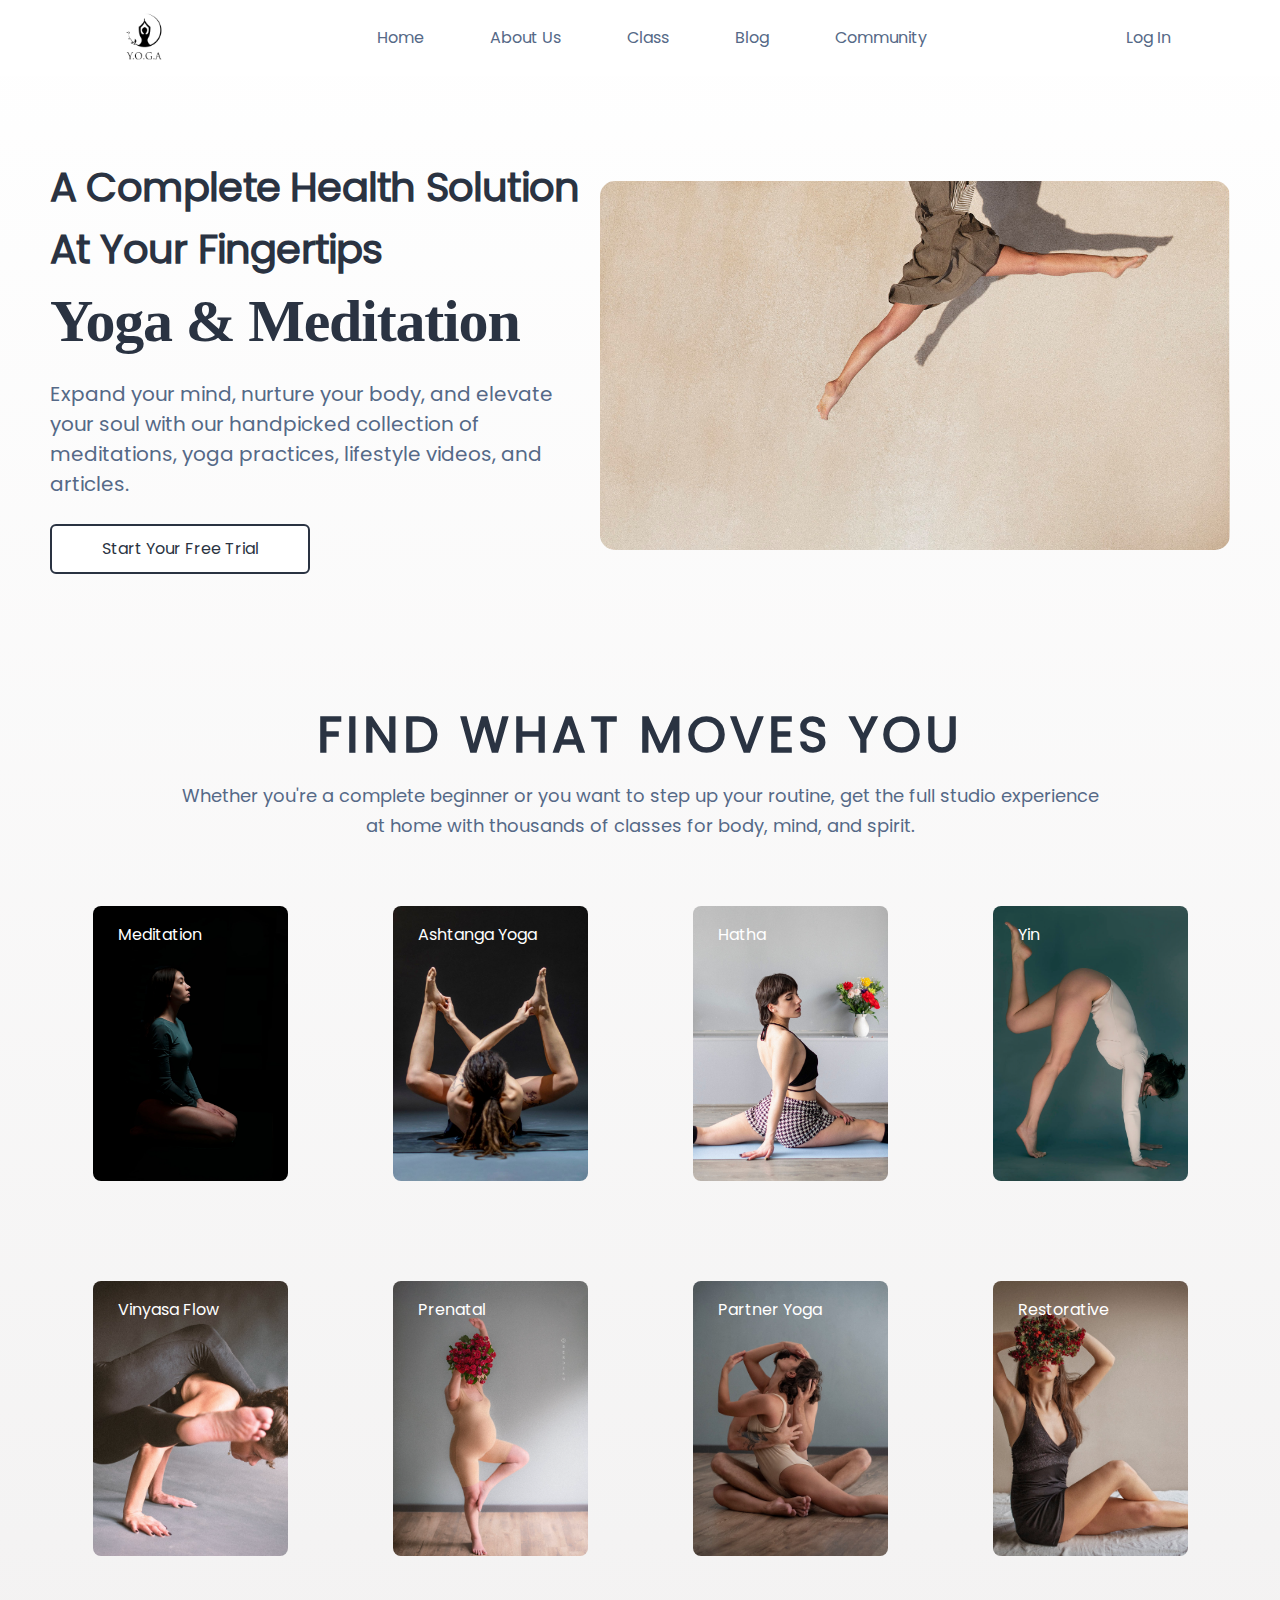
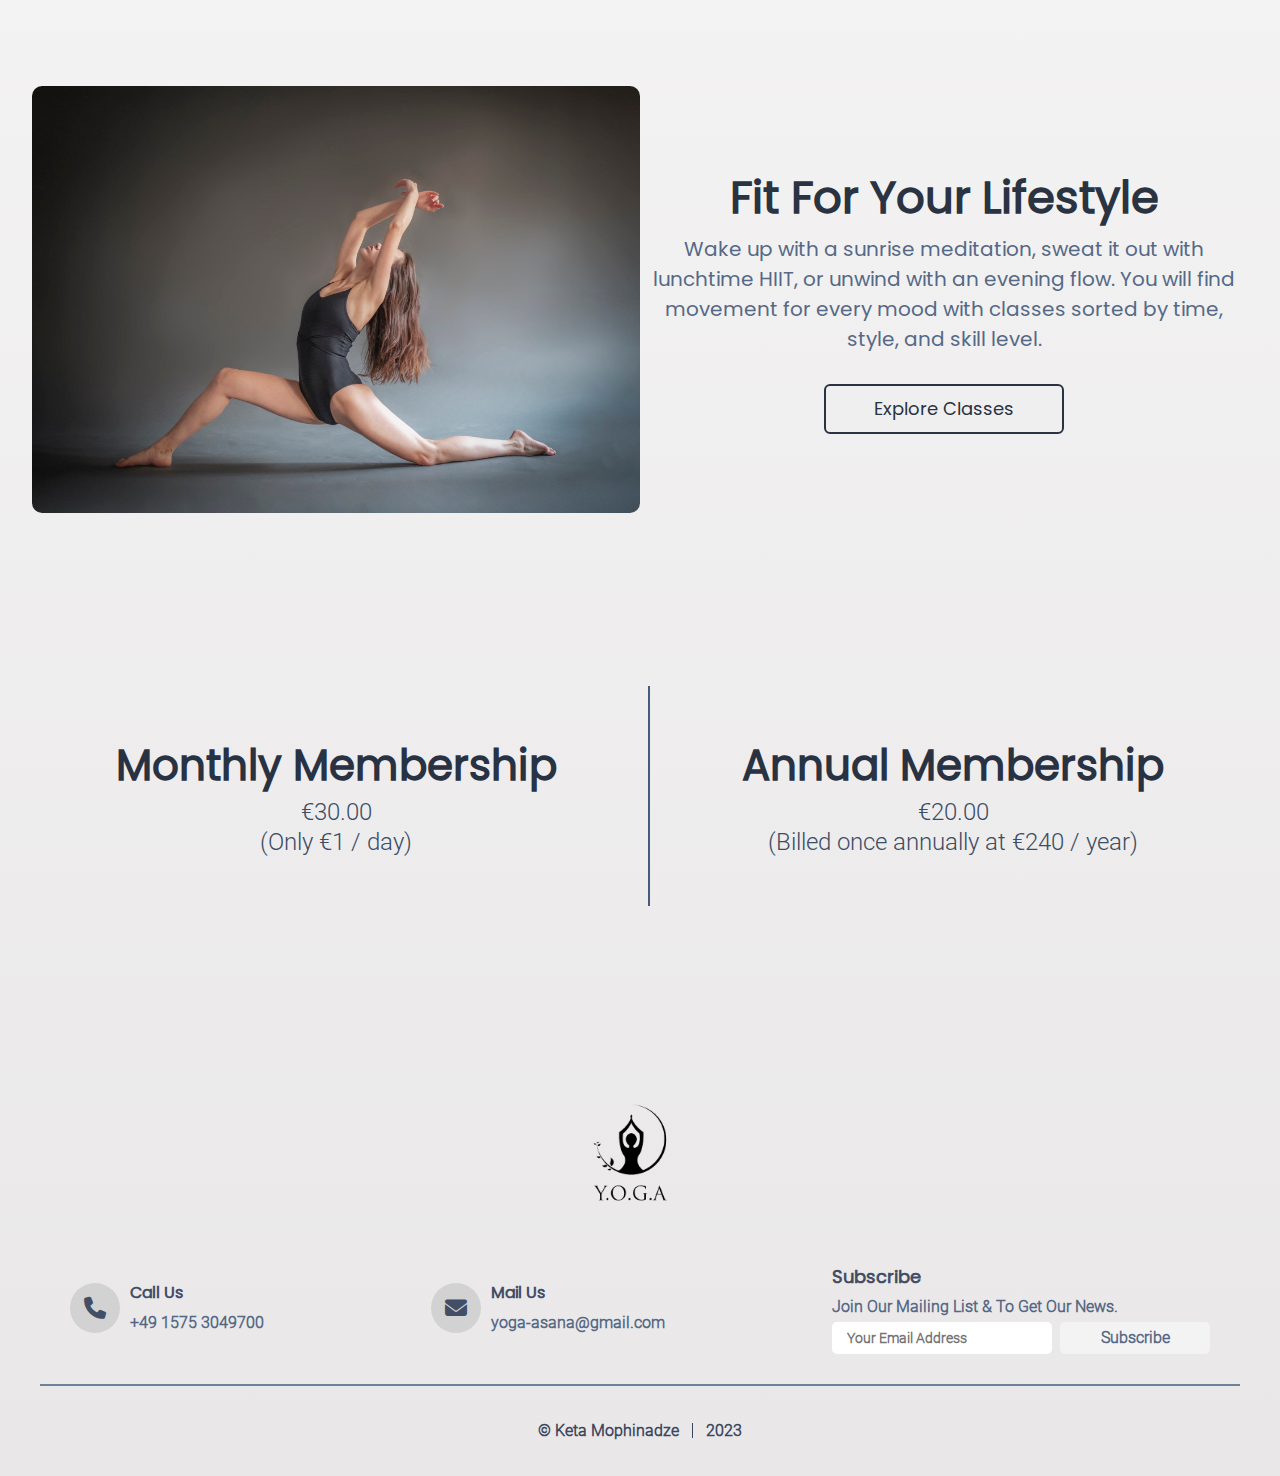
<file: index.html>
<!DOCTYPE html>
<html lang="en">
  <head>
    <meta charset="UTF-8" />
    <meta http-equiv="X-UA-Compatible" content="IE=edge" />
    <meta name="viewport" content="width=device-width, initial-scale=1.0" />
    <meta name="keywords" content="HTML, CSS, JavaScript" />
    <meta name="description" content="Online Yoga Web" />
    <meta name="author" content="Keta Mophinadze" />
    <!-- FB META TAGS -->
    <meta
      property="og:url"
      content="https://keta-mophinadze.github.io/Final-Project/"
    />
    <meta property="og:type" content="Yoga" />
    <meta property="og:title" content="Your Everyday Yoga" />
    <meta property="og:description" content="Join Our Yoga Commune" />
    <meta
      property="og:image"
      content="https://static9.depositphotos.com/1018782/1176/v/600/depositphotos_11765826-stock-illustration-yoga-poses.jpg"
    />
    <!-- FB META TAGS -->
    <title>Yoga</title>
    <link rel="icon" href="images/logo-white.png" />
    <link rel="stylesheet" href="styles/reset.css" />
    <link
      rel="stylesheet"
      href="https://cdnjs.cloudflare.com/ajax/libs/font-awesome/6.4.0/css/all.min.css"
    />
    <link rel="stylesheet" href="styles/style.css" />
    <link rel="stylesheet" href="styles/responsive.css" />
    <link rel="stylesheet" href="styles/fonts.css" />
  </head>

  <body class="body-bg">
    <!-- HEADER -->

    <header class="header">
      <div class="header-container">
        <a href="index.html">
          <img class="yoga-logo" src="images/logo.png" alt="yoga-logo" />
        </a>
        <nav class="navigation" id="navBar">
          <ul class="ul-li-item poppins">
            <li class="home">
              <a class="a-item" href="index.html">Home</a>
            </li>
            <li class="about">
              <a class="a-item" href="aboutus.html">About Us</a>
            </li>
            <li class="classes">
              <a class="a-item" href="classes.html">Class</a>
            </li>
            <li class="blog">
              <a class="a-item" href="blog.html">Blog</a>
            </li>
            <li class="community">
              <a class="a-item" href="community.html">Community</a>
            </li>
          </ul>
        </nav>

        <div class="header-elements" id="burgerBar">
          <i class="fa-solid fa-bars"></i>
        </div>

        <div class="login-button">
          <button class="login-button poppins">Log In</button>
        </div>
      </div>
    </header>
    <!-- HEADER -->
    <!-- FIRST SECTION -->
    <main>
      <section>
        <div class="section01-container">
          <div class="right-side-block">
            <h2 class="poppins">
              A Complete Health Solution At Your Fingertips
            </h2>
            <h1>Yoga &amp; Meditation</h1>
            <p class="poppins">
              Expand your mind, nurture your body, and elevate your soul with
              our handpicked collection of meditations, yoga practices,
              lifestyle videos, and articles.
            </p>

            <button
              class="sign-up-button poppins"
              onclick="location.href='community.html'"
            >
              Start Your Free Trial
            </button>
          </div>

          <div class="left-side-block">
            <img
              class="hand-stand-image"
              src="images/hand-stand.jpg"
              alt="hand-stand"
            />
          </div>
        </div>
      </section>
      <!-- FIRST SECTION -->
      <!-- SECOND SECTION -->
      <section>
        <div class="section02-container">
          <div class="section02-title">
            <h2 class="poppins">FIND WHAT MOVES YOU</h2>
            <p class="poppins">
              Whether you&#39;re a complete beginner or you want to step up your
              routine, get the full studio experience at home with thousands of
              classes for body, mind, and spirit.
            </p>
          </div>

          <div class="yoga-styles-wrapper">
            <div class="yoga-style">
              <h6 class="poppins">Meditation</h6>
            </div>
            <div class="yoga-style">
              <h6 class="poppins">Ashtanga Yoga</h6>
            </div>
            <div class="yoga-style">
              <h6 class="poppins">Hatha</h6>
            </div>
            <div class="yoga-style">
              <h6 class="poppins">Yin</h6>
            </div>
            <div class="yoga-style">
              <h6 class="poppins">Vinyasa Flow</h6>
            </div>
            <div class="yoga-style">
              <h6 class="poppins">Prenatal</h6>
            </div>
            <div class="yoga-style">
              <h6 class="poppins">Partner Yoga</h6>
            </div>
            <div class="yoga-style">
              <h6 class="poppins">Restorative</h6>
            </div>
          </div>
        </div>
      </section>
      <!-- SECOND SECTION -->
      <!-- THIRD SECTION -->
      <section>
        <div class="section-container">
          <div class="right-side-div">
            <img
              class="low-lunge-pose"
              src="images/low-lunge.png"
              alt="low-lunge"
            />
          </div>

          <div class="left-side-div">
            <h2 class="poppins">Fit For Your Lifestyle</h2>
            <p class="poppins">
              Wake up with a sunrise meditation, sweat it out with lunchtime
              HIIT, or unwind with an evening flow. You will find movement for
              every mood with classes sorted by time, style, and skill level.
            </p>

            <button
              class="explore-button poppins"
              onclick="location.href='classes.html'"
            >
              Explore Classes
            </button>
          </div>
        </div>
      </section>
      <!-- THIRD SECTION -->
      <!-- FOURTH SECTION -->
      <section>
        <div class="section04-container">
          <a href="community.html">
            <div class="section04-block">
              <h2 class="poppins">Monthly Membership</h2>
              <span class="price roboto">&euro;30.00 </span>
              <p class="roboto">(Only &euro;1 / day)</p>
            </div>
          </a>

          <div class="line"></div>

          <a href="community.html">
            <div class="section04-block">
              <h2 class="poppins">Annual Membership</h2>
              <span class="price roboto">&euro;20.00 </span>
              <p class="roboto">(Billed once annually at &euro;240 / year)</p>
            </div>
          </a>
        </div>
      </section>
    </main>
    <!-- FOURTH SECTION -->
    <!-- FOOTER -->
    <footer>
      <div class="footer-container">
        <div class="footer-logo">
          <a href="index.html">
            <img class="footer-logo-yoga" src="images/logo.png" alt="logo" />
          </a>
        </div>

        <div class="footer-info">
          <div class="footer-left-side">
            <div class="contact-info-block">
              <div class="footer-icon">
                <i class="fa-solid fa-phone"></i>
              </div>
              <div class="footer-contact-info">
                <span class="poppins">Call Us</span>
                <a class="roboto a-item-footer" href="tel:+4915753049700"
                  >+49 1575 3049700</a
                >
              </div>
            </div>

            <div class="contact-info-block">
              <div class="footer-icon">
                <i class="fa-solid fa-envelope"></i>
              </div>
              <div class="footer-contact-info">
                <span class="poppins">Mail Us</span>
                <a
                  class="roboto a-item-footer"
                  href="mailto:yoga-asana@gmail.com"
                  >yoga-asana@gmail.com</a
                >
              </div>
            </div>

            <div class="subscribe">
              <h6 class="poppins">Subscribe</h6>
              <p class="roboto">Join Our Mailing List &amp; To Get Our News.</p>
              <div>
                <form class="form-footer-block" action="">
                  <label for="myemail"></label>
                  <input
                    class="footer-email-input roboto"
                    type="email"
                    name="myemail"
                    id="myemail"
                    placeholder="Your Email Address"
                  />
                  <input
                    class="subscribe-button roboto"
                    type="button"
                    value="Subscribe"
                  />
                </form>
              </div>
            </div>
          </div>
        </div>

        <hr class="footer-line" />

        <div class="copyright">
          <p class="roboto">&#169; Keta Mophinadze</p>
          <div class="divider"></div>
          <p class="roboto">2023</p>
        </div>
      </div>
    </footer>
    <!-- FOOTER -->
    <!-- JS -->
    <script src="script.js"></script>
    <!-- JS -->
  </body>
</html>
</file>
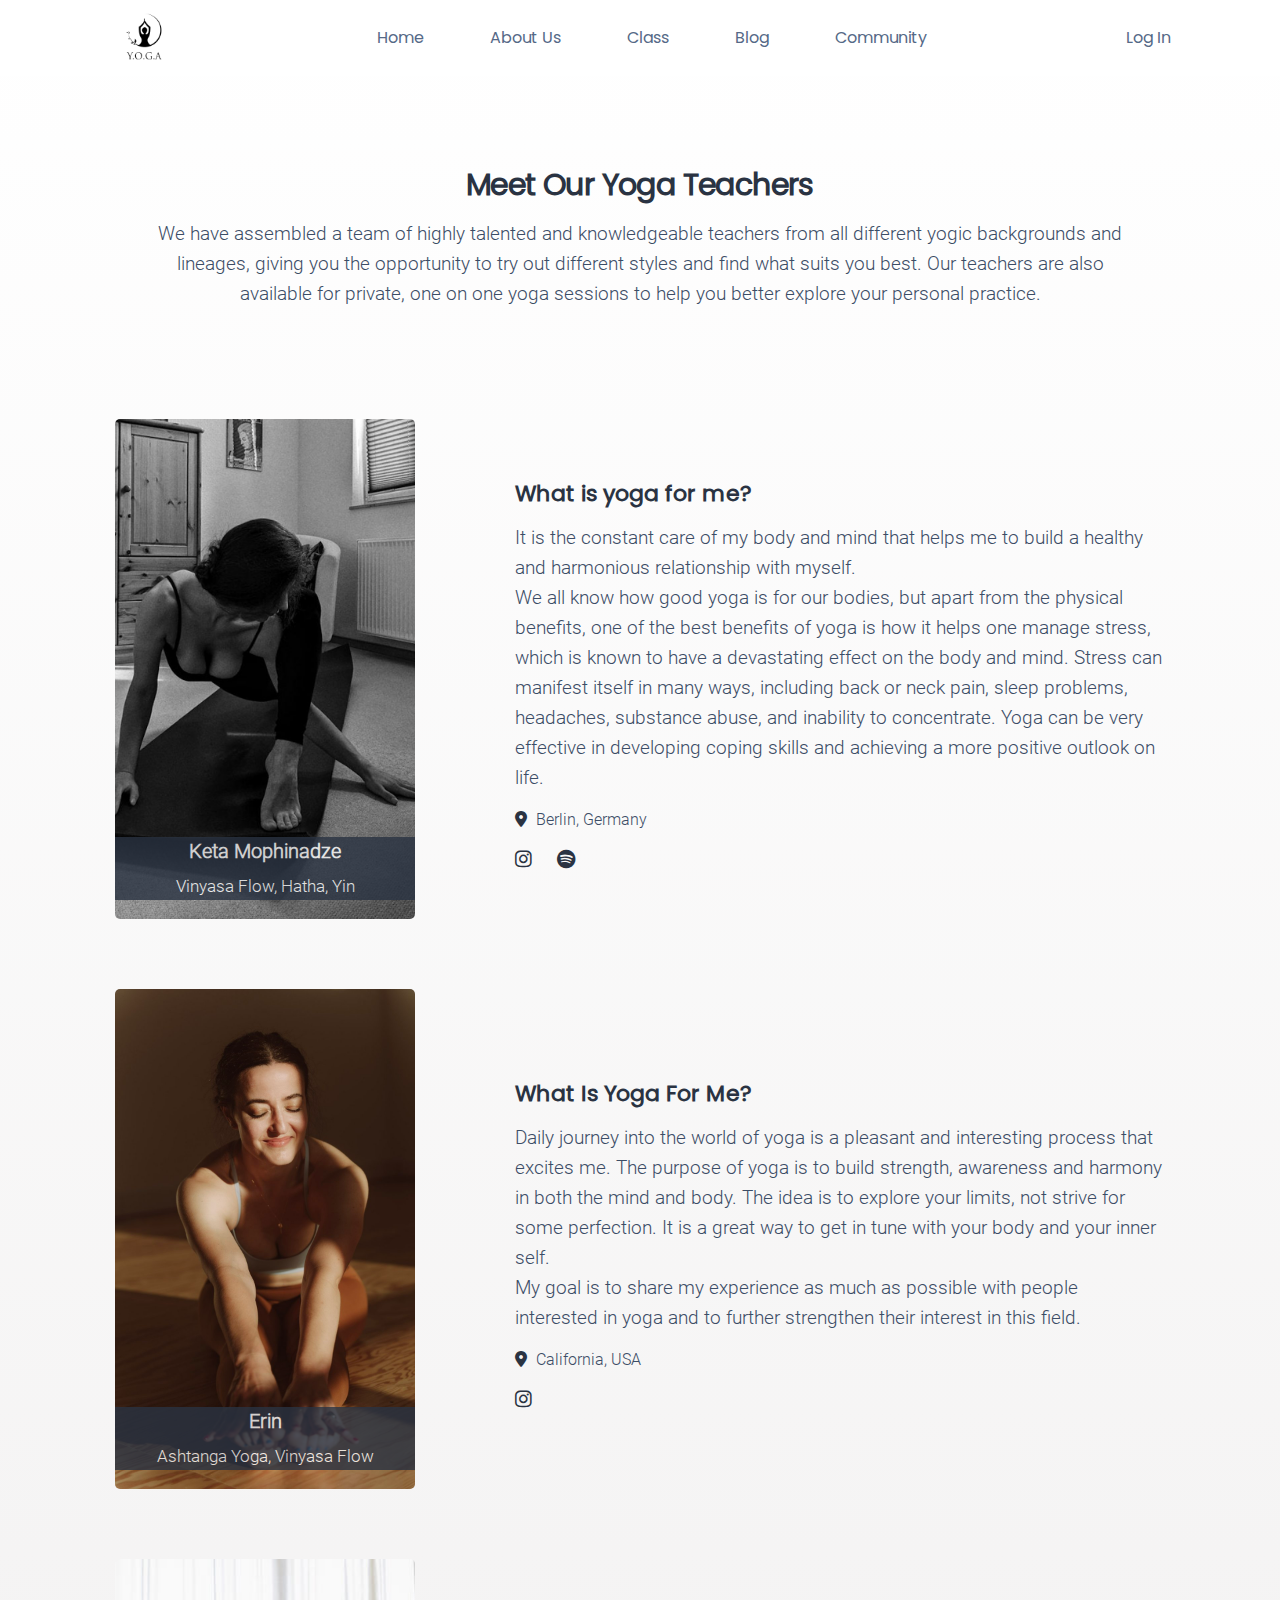
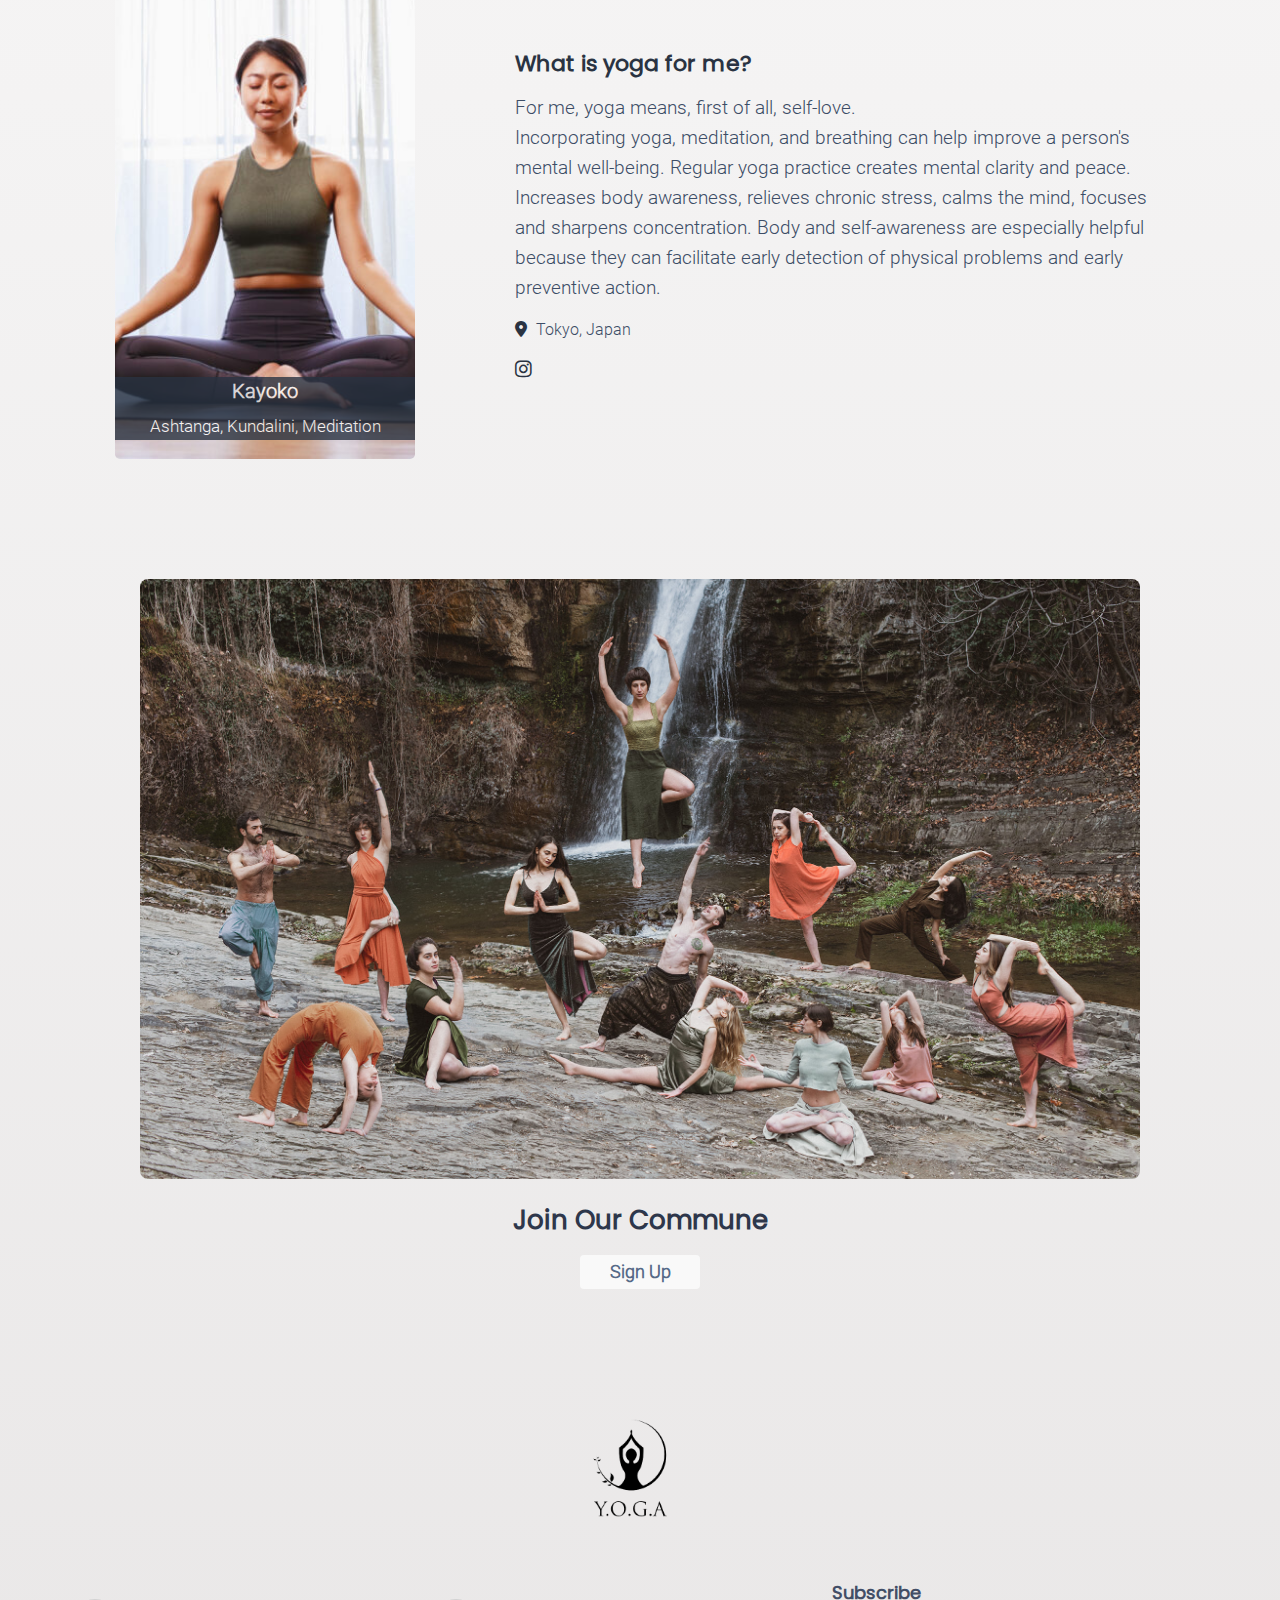
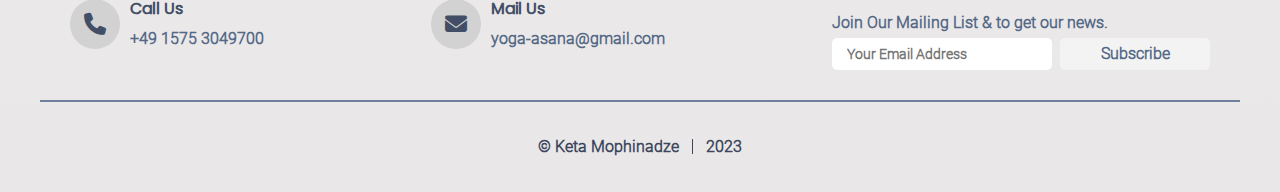
<file: aboutus.html>
<!DOCTYPE html>
<html lang="en">
  <head>
    <meta charset="UTF-8" />
    <meta http-equiv="X-UA-Compatible" content="IE=edge" />
    <meta name="viewport" content="width=device-width, initial-scale=1.0" />
    <meta name="keywords" content="HTML, CSS, JavaScript" />
    <meta name="description" content="Online Yoga Web" />
    <meta name="author" content="Keta Mophinadze" />
    <!-- FB META TAGS -->
    <meta
      property="og:url"
      content="https://keta-mophinadze.github.io/Final-Project/"
    />
    <meta property="og:type" content="Yoga" />
    <meta property="og:title" content="Your Everyday Yoga" />
    <meta property="og:description" content="Join Our Yoga Commune" />
    <meta
      property="og:image"
      content="https://static9.depositphotos.com/1018782/1176/v/600/depositphotos_11765826-stock-illustration-yoga-poses.jpg"
    />
    <!-- FB META TAGS -->
    <title>About Us</title>
    <link rel="icon" href="images/logo-white.png" />
    <link rel="stylesheet" href="styles/reset.css" />
    <link
      rel="stylesheet"
      href="https://cdnjs.cloudflare.com/ajax/libs/font-awesome/6.4.0/css/all.min.css"
    />
    <link rel="stylesheet" href="styles/style.css" />
    <link rel="stylesheet" href="styles/responsive.css" />
    <link rel="stylesheet" href="styles/fonts.css" />
  </head>

  <body class="body-bg">
    <header class="header">
      <div class="header-container">
        <a href="index.html">
          <img class="yoga-logo" src="images/logo.png" alt="yoga-logo" />
        </a>
        <nav class="navigation" id="navBar">
          <ul class="ul-li-item flex poppins">
            <li class="home">
              <a class="a-item" href="index.html">Home</a>
            </li>
            <li class="about">
              <a class="a-item" href="aboutus.html">About Us</a>
            </li>
            <li class="classes">
              <a class="a-item" href="classes.html">Class</a>
            </li>
            <li class="blog">
              <a class="a-item" href="blog.html">Blog</a>
            </li>
            <li class="community">
              <a class="a-item" href="community.html">Community</a>
            </li>
          </ul>
        </nav>

        <div class="header-elements" id="burgerBar">
          <i class="fa-solid fa-bars"></i>
        </div>

        <div class="login-button">
          <button class="login-button poppins">Log In</button>
        </div>
      </div>
    </header>

    <main>
      <section>
        <div class="aboutus-container">
          <div class="aboutus-title">
            <h1 class="poppins">Meet Our Yoga Teachers</h1>
            <p class="roboto">
              We have assembled a team of highly talented and knowledgeable
              teachers from all different yogic backgrounds and lineages, giving
              you the opportunity to try out different styles and find what
              suits you best. Our teachers are also available for private, one
              on one yoga sessions to help you better explore your personal
              practice.
            </p>
          </div>

          <div class="aboutus-wrapper">
            <div class="aboutus-block">
              <div class="aboutus-left-side">
                <div class="info">
                  <h6 class="roboto">Keta Mophinadze</h6>
                  <p class="roboto">Vinyasa Flow, Hatha, Yin</p>
                </div>
              </div>

              <div class="aboutus-right-side">
                <div class="text-block">
                  <div class="aboutus-right-title">
                    <h2 class="poppins">What is yoga for me?</h2>
                  </div>
                  <p class="roboto">
                    It is the constant care of my body and mind that helps me to
                    build a healthy and harmonious relationship with myself.
                  </p>
                  <p class="roboto">
                    We all know how good yoga is for our bodies, but apart from
                    the physical benefits, one of the best benefits of yoga is
                    how it helps one manage stress, which is known to have a
                    devastating effect on the body and mind. Stress can manifest
                    itself in many ways, including back or neck pain, sleep
                    problems, headaches, substance abuse, and inability to
                    concentrate. Yoga can be very effective in developing coping
                    skills and achieving a more positive outlook on life.
                  </p>
                </div>

                <div class="info-details">
                  <i class="fa-solid fa-location-dot"></i>
                  <span class="roboto">Berlin, Germany</span>
                  <div class="icon">
                    <a
                      class="a-item insta-icon"
                      href="https://www.instagram.com/keta_mophinadze/"
                      target="_blank"
                      ><i class="fa-brands fa-instagram"></i
                    ></a>
                    <a
                      class="a-item spotify-icon"
                      href="https://open.spotify.com/user/rkco8qz7axle16q27dgdmcr71?si=71ff84efcdcc4eb1"
                      target="_blank"
                      ><i class="fa-brands fa-spotify"></i
                    ></a>
                  </div>
                </div>
              </div>
            </div>

            <div class="aboutus-block">
              <div class="aboutus-left-erin">
                <div class="info">
                  <h6 class="roboto">Erin</h6>
                  <p class="roboto">Ashtanga Yoga, Vinyasa Flow</p>
                </div>
              </div>

              <div class="aboutus-right-side">
                <div class="text-block">
                  <div class="aboutus-right-title">
                    <h2 class="poppins">What Is Yoga For Me?</h2>
                  </div>
                  <p class="roboto">
                    Daily journey into the world of yoga is a pleasant and
                    interesting process that excites me. The purpose of yoga is
                    to build strength, awareness and harmony in both the mind
                    and body. The idea is to explore your limits, not strive for
                    some perfection. It is a great way to get in tune with your
                    body and your inner self.
                  </p>

                  <p class="roboto">
                    My goal is to share my experience as much as possible with
                    people interested in yoga and to further strengthen their
                    interest in this field.
                  </p>
                </div>

                <div class="info-details">
                  <i class="fa-solid fa-location-dot"></i>
                  <span class="roboto">California, USA</span>
                  <div class="icon">
                    <a
                      class="a-item insta-icon"
                      href="https://www.instagram.com/eringilmore/"
                      target="_blank"
                      ><i class="fa-brands fa-instagram"></i
                    ></a>
                  </div>
                </div>
              </div>
            </div>

            <div class="aboutus-block">
              <div class="aboutus-left-kayoko">
                <div class="info">
                  <h6 class="roboto">Kayoko</h6>
                  <p class="roboto">Ashtanga, Kundalini, Meditation</p>
                </div>
              </div>

              <div class="aboutus-right-side">
                <div class="text-block">
                  <div class="aboutus-right-title">
                    <h2 class="poppins">What is yoga for me?</h2>
                  </div>
                  <p class="roboto">
                    For me, yoga means, first of all, self-love.
                  </p>
                  <p class="roboto">
                    Incorporating yoga, meditation, and breathing can help
                    improve a person's mental well-being. Regular yoga practice
                    creates mental clarity and peace. Increases body awareness,
                    relieves chronic stress, calms the mind, focuses and
                    sharpens concentration. Body and self-awareness are
                    especially helpful because they can facilitate early
                    detection of physical problems and early preventive action.
                  </p>
                </div>

                <div class="info-details">
                  <i class="fa-solid fa-location-dot"></i>
                  <span class="roboto">Tokyo, Japan</span>
                  <div class="icon">
                    <a
                      class="a-item insta-icon"
                      href="https://www.instagram.com/kayoko_yo/"
                      target="_blank"
                      ><i class="fa-brands fa-instagram"></i
                    ></a>
                  </div>
                </div>
              </div>
            </div>
          </div>
        </div>
      </section>

      <section>
        <!-- SECOND SECTION -->
        <div class="aboutus-section-container">
          <div class="aboutus-background-image"></div>
          <div class="aboutus-text">
            <h2 class="poppins">Join Our Commune</h2>

            <button
              class="aboutus-signup roboto"
              onclick="location.href='community.html'"
            >
              Sign Up
            </button>
          </div>
        </div>

        <!-- SECOND SECTION -->
      </section>
    </main>
    <footer>
      <div class="footer-container">
        <div class="footer-logo">
          <a href="index.html">
            <img class="footer-logo-yoga" src="images/logo.png" alt="logo" />
          </a>
        </div>

        <div class="footer-info">
          <div class="footer-left-side">
            <div class="contact-info-block">
              <div class="footer-icon">
                <i class="fa-solid fa-phone"></i>
              </div>
              <div class="footer-contact-info">
                <span class="poppins">Call Us</span>
                <a class="roboto a-item-footer" href="tel:+4915753049700"
                  >+49 1575 3049700</a
                >
              </div>
            </div>

            <div class="contact-info-block">
              <div class="footer-icon">
                <i class="fa-solid fa-envelope"></i>
              </div>
              <div class="footer-contact-info">
                <span class="poppins">Mail Us</span>
                <a
                  class="roboto a-item-footer"
                  href="mailto:yoga-asana@gmail.com"
                  >yoga-asana@gmail.com</a
                >
              </div>
            </div>

            <div class="subscribe">
              <h6 class="poppins">Subscribe</h6>
              <p class="roboto">Join Our Mailing List & to get our news.</p>
              <div>
                <form class="form-footer-block" action="">
                  <label for="email"></label>
                  <input
                    class="footer-email-input roboto"
                    type="email"
                    name="email"
                    id="email"
                    placeholder="Your Email Address"
                  />
                  <input
                    class="subscribe-button roboto"
                    type="button"
                    value="Subscribe"
                  />
                </form>
              </div>
            </div>
          </div>
        </div>

        <hr class="footer-line" />

        <div class="copyright">
          <p class="roboto">&#169; Keta Mophinadze</p>
          <div class="divider"></div>
          <p class="roboto">2023</p>
        </div>
      </div>
    </footer>

    <!-- First Section -->
    <script src="script.js"></script>
  </body>
</html>
</file>
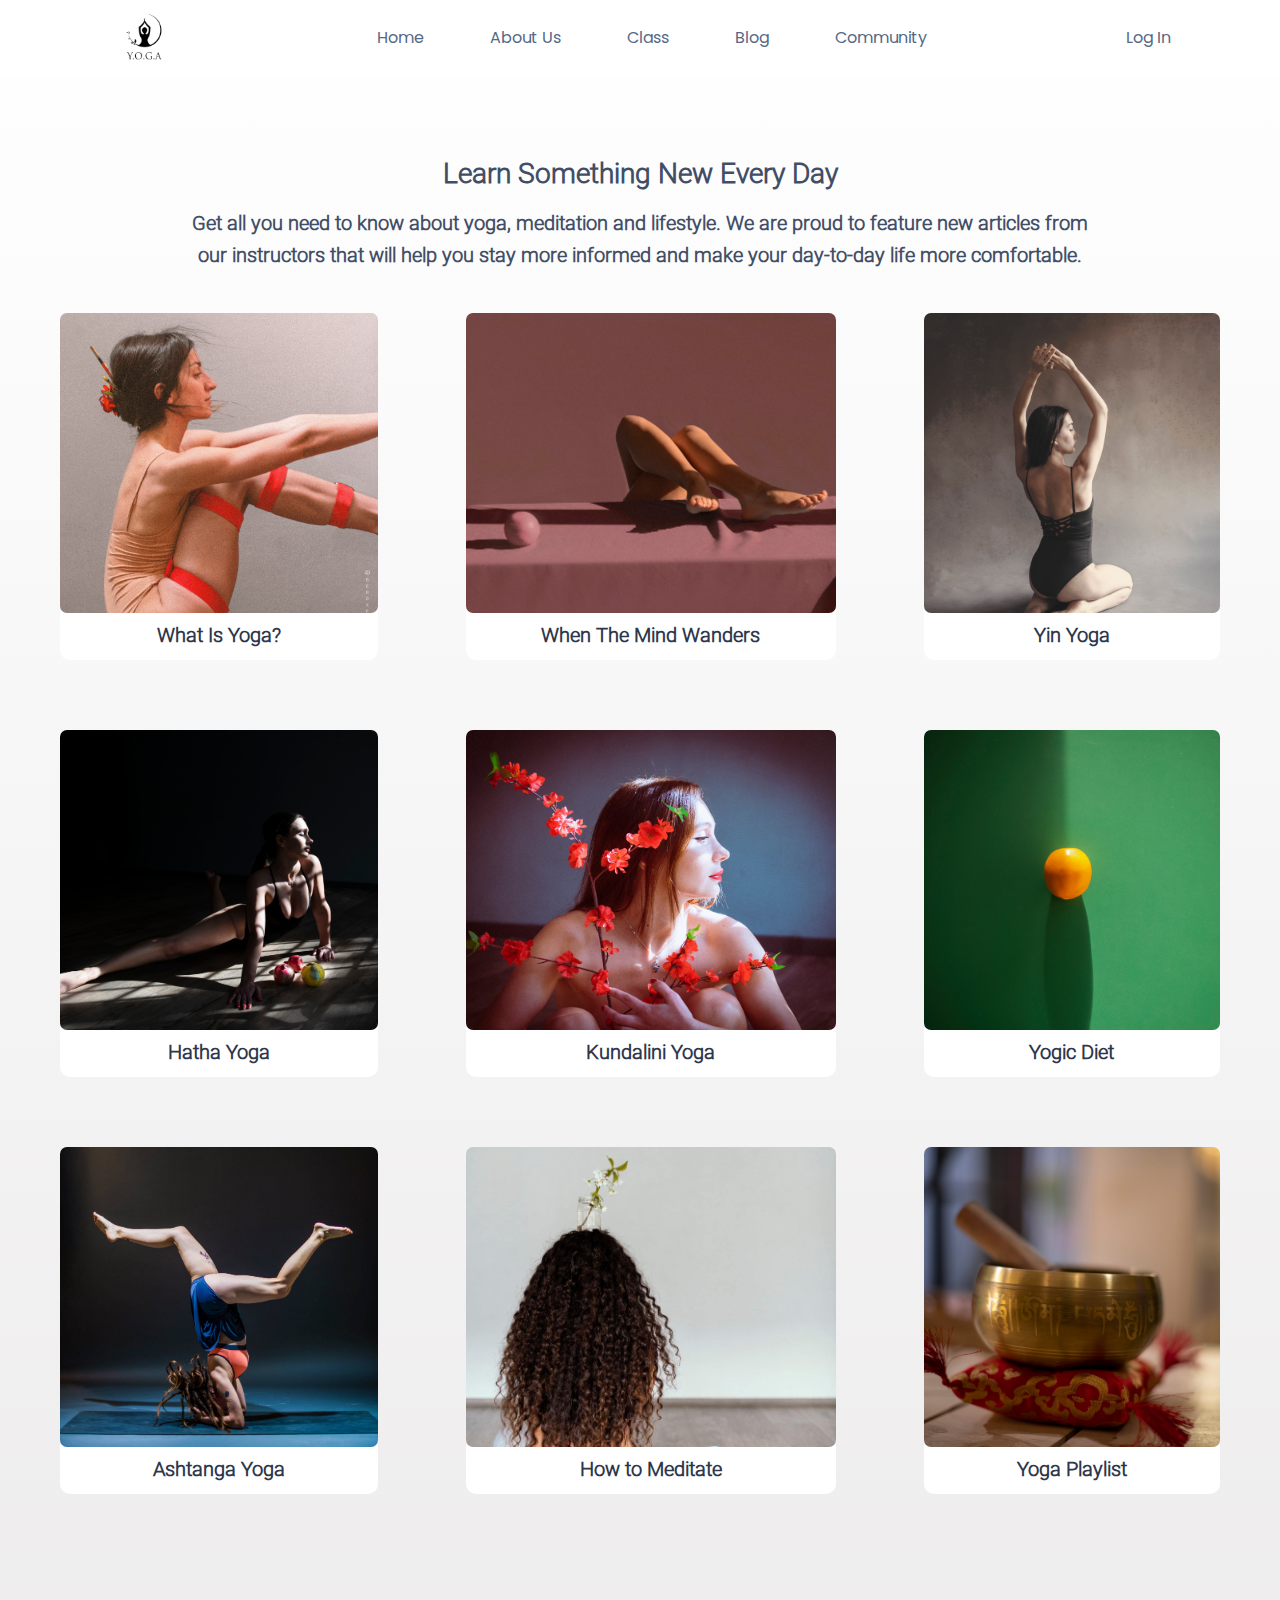
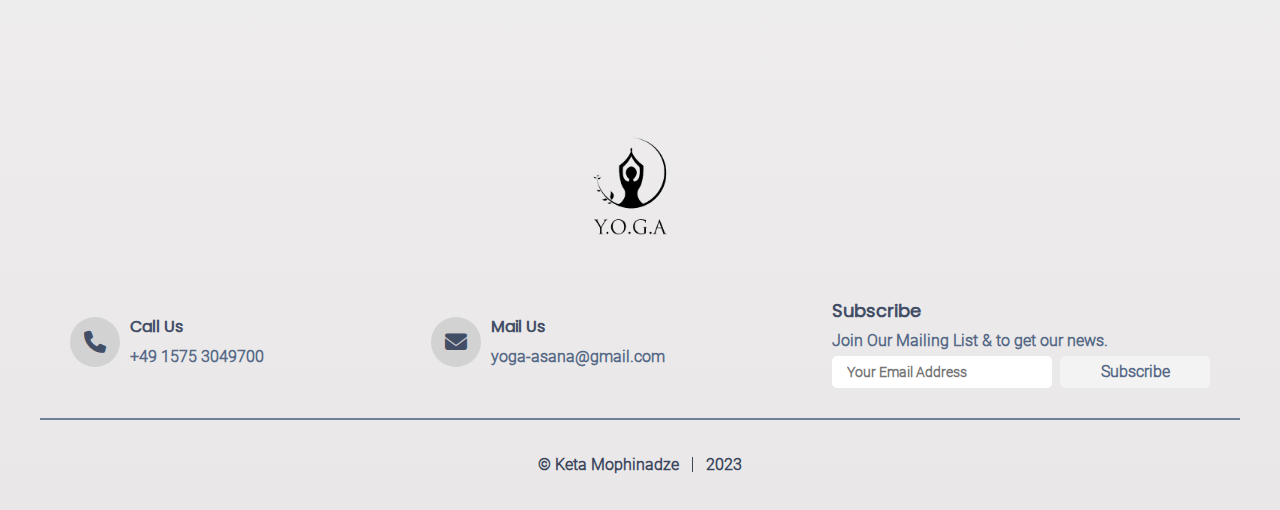
<file: blog.html>
<!DOCTYPE html>
<html lang="en">
  <head>
    <meta charset="UTF-8" />
    <meta http-equiv="X-UA-Compatible" content="IE=edge" />
    <meta name="viewport" content="width=device-width, initial-scale=1.0" />
    <meta name="keywords" content="HTML, CSS, JavaScript" />
    <meta name="description" content="Online Yoga Web" />
    <meta name="author" content="Keta Mophinadze" />
    <!-- FB META TAGS -->
    <meta
      property="og:url"
      content="https://keta-mophinadze.github.io/Final-Project/"
    />
    <meta property="og:type" content="Yoga" />
    <meta property="og:title" content="Your Everyday Yoga" />
    <meta property="og:description" content="Join Our Yoga Commune" />
    <meta
      property="og:image"
      content="https://static9.depositphotos.com/1018782/1176/v/600/depositphotos_11765826-stock-illustration-yoga-poses.jpg"
    />
    <!-- FB META TAGS -->
    <title>Blog</title>
    <link rel="icon" href="images/logo-white.png" />
    <link rel="stylesheet" href="styles/reset.css" />
    <link
      rel="stylesheet"
      href="https://cdnjs.cloudflare.com/ajax/libs/font-awesome/6.4.0/css/all.min.css"
    />
    <link rel="stylesheet" href="styles/style.css" />
    <link rel="stylesheet" href="styles/responsive.css" />
    <link rel="stylesheet" href="styles/fonts.css" />
  </head>
  <body class="body-bg">
    <header class="header">
      <div class="header-container">
        <a href="index.html">
          <img class="yoga-logo" src="images/logo.png" alt="yoga-logo" />
        </a>
        <nav class="navigation" id="navBar">
          <ul class="ul-li-item flex poppins">
            <li class="home">
              <a class="a-item" href="index.html">Home</a>
            </li>
            <li class="about">
              <a class="a-item" href="aboutus.html">About Us</a>
            </li>
            <li class="classes">
              <a class="a-item" href="classes.html">Class</a>
            </li>
            <li class="blog">
              <a class="a-item" href="blog.html">Blog</a>
            </li>
            <li class="community">
              <a class="a-item" href="community.html">Community</a>
            </li>
          </ul>
        </nav>

        <div class="header-elements" id="burgerBar">
          <i class="fa-solid fa-bars"></i>
        </div>

        <div class="login-button">
          <button class="login-button poppins">Log In</button>
        </div>
      </div>
    </header>

    <!-- FIRST SECTION -->
    <main>
      <section>
        <div class="blog-container">
          <div class="blog-title">
            <h2 class="roboto">Learn Something New Every Day</h2>
            <p class="roboto">
              Get all you need to know about yoga, meditation and lifestyle. We
              are proud to feature new articles from our instructors that will
              help you stay more informed and make your day-to-day life more
              comfortable.
            </p>
          </div>

          <div class="blog-articles">
            <div class="article">
              <div class="article-bg"></div>
              <div class="article-title">
                <h2 class="roboto">What Is Yoga?</h2>
                <p class="article-p roboto">
                  The literal translation of the word “yoga,” which is from
                  Sanskrit (recognized as the original language of yoga), is
                  “union”. And that is an apt way to describe yoga as we know it
                  today. We define it as bringing together the mind and the body
                  by use of the breath.
                </p>
              </div>
            </div>
            <div class="article">
              <div class="article-bg mind-blog"></div>
              <div class="article-title">
                <h2 class="roboto">When The Mind Wanders</h2>
                <p class="article-p roboto">
                  There&#39;s nothing wrong with this - It&#39;s the natural
                  conditioning of the mind to wander. When this happens, simply
                  notice what it is you were thinking about or what was
                  distracting you, then take a moment and pause. Let go of
                  whatever it was you were thinking about, reopen your
                  attention, and then gently return your awareness to the
                  breath, being present for each inhalation and exhalation.
                </p>
              </div>
            </div>

            <div class="article">
              <div class="article-bg yin-blog"></div>
              <div class="article-title">
                <h2 class="roboto">Yin Yoga</h2>
                <p class="article-p roboto">
                  Yin yoga is a style in which there&#39;s no flowing from pose
                  to pose. You stay mostly seated on the floor or lying on your
                  back or belly. It&#39;s more passive and focuses on
                  stretching. And the poses are held longer than in other types
                  of yoga.
                </p>
              </div>
            </div>

            <div class="article">
              <div class="article-bg hatha-blog"></div>
              <div class="article-title">
                <h2 class="roboto">Hatha Yoga</h2>
                <p class="article-p roboto">
                  Hatha yoga encompasses several types of yoga, including
                  Ashtanga, vinyasa, and power yoga. Hatha classes tend to be
                  slower-paced than vinyasa classes and may not necessarily flow
                  from pose to pose. Poses are typically held for several
                  breaths before another pose begins.
                </p>
              </div>
            </div>
            <div class="article">
              <div class="article-bg kundalini-blog"></div>
              <div class="article-title">
                <h2 class="roboto">Kundalini Yoga</h2>
                <p class="article-p roboto">
                  Kundalini yoga combines postures, breathing, meditation, and
                  the chanting of mantras. Traditionally, kundalini yoga is
                  meant to “awaken” the different energies inside each of us and
                  heighten consciousness.
                </p>
              </div>
            </div>

            <div class="article">
              <div class="article-bg diet-blog"></div>
              <div class="article-title">
                <h2 class="roboto">Yogic Diet</h2>
                <p class="article-p roboto">
                  Mindfulness is not only an essential tool in your yoga
                  practice, but it is also significant at mealtimes. Your food
                  choices should be tailor-made to support you. Your diet should
                  come from a conscious, self-reflective look at how your eating
                  habits affect your body, mind, and soul.
                </p>
              </div>
            </div>

            <div class="article">
              <div class="article-bg ashtanga-blog"></div>
              <div class="article-title">
                <h2 class="roboto">Ashtanga Yoga</h2>
                <p class="article-p roboto">
                  Ashtanga yoga is a physically demanding type of yoga that
                  moves quickly from pose to pose. Unlike flow or vinyasa yoga,
                  there are set sequences that are meant to be performed in a
                  specific order. Ashtanga yoga can be practiced in a
                  teacher-led class or in a Mysore format.
                </p>
              </div>
            </div>

            <div class="article">
              <div class="article-bg meditation-blog"></div>
              <div class="article-title">
                <h2 class="roboto">How to Meditate</h2>
                <p class="article-p roboto">
                  Meditation is a simple practice available to all, which can
                  reduce stress, increase calmness and clarity and promote
                  happiness. Setting aside time for formal meditation is an
                  important way to establish a routine and get comfortable with
                  the practice. Even just a few minutes a day can make a big
                  difference.
                </p>
              </div>
            </div>

            <div class="article">
              <div class="article-bg playlist-blog"></div>
              <div class="article-title">
                <h2 class="roboto">Yoga Playlist</h2>
                <p class="article-p roboto">
                  Looking For Yoga Music For Your Class? This Playlist Is For
                  You. Perfect for a winding-down routine or a heart-centred
                  practice, the playlist will take you on a sonic journey
                  through a variety of musical styles — celebrating the divine
                  feminine, devotion to Hanuman, and the warrior spirit of Rama.
                </p>
              </div>
            </div>
          </div>
        </div>
      </section>
    </main>

    <footer>
      <div class="footer-container">
        <div class="footer-logo">
          <a href="index.html">
            <img class="footer-logo-yoga" src="images/logo.png" alt="logo" />
          </a>
        </div>

        <div class="footer-info">
          <div class="footer-left-side">
            <div class="contact-info-block">
              <div class="footer-icon">
                <i class="fa-solid fa-phone"></i>
              </div>
              <div class="footer-contact-info">
                <span class="poppins">Call Us</span>
                <a class="roboto a-item-footer" href="tel:+4915753049700"
                  >+49 1575 3049700</a
                >
              </div>
            </div>

            <div class="contact-info-block">
              <div class="footer-icon">
                <i class="fa-solid fa-envelope"></i>
              </div>
              <div class="footer-contact-info">
                <span class="poppins">Mail Us</span>
                <a
                  class="roboto a-item-footer"
                  href="mailto:yoga-asana@gmail.com"
                  >yoga-asana@gmail.com</a
                >
              </div>
            </div>

            <div class="subscribe">
              <h6 class="poppins">Subscribe</h6>
              <p class="roboto">Join Our Mailing List & to get our news.</p>
              <div>
                <form class="form-footer-block" action="">
                  <label for="email"></label>
                  <input
                    class="footer-email-input roboto"
                    type="email"
                    name="email"
                    id="email"
                    placeholder="Your Email Address"
                  />
                  <input
                    class="subscribe-button roboto"
                    type="button"
                    value="Subscribe"
                  />
                </form>
              </div>
            </div>
          </div>
        </div>

        <hr class="footer-line" />

        <div class="copyright">
          <p class="roboto">&#169; Keta Mophinadze</p>
          <div class="divider"></div>
          <p class="roboto">2023</p>
        </div>
      </div>
    </footer>
    <script src="script.js"></script>
  </body>
</html>

<!-- FIRST SECTION -->
</file>
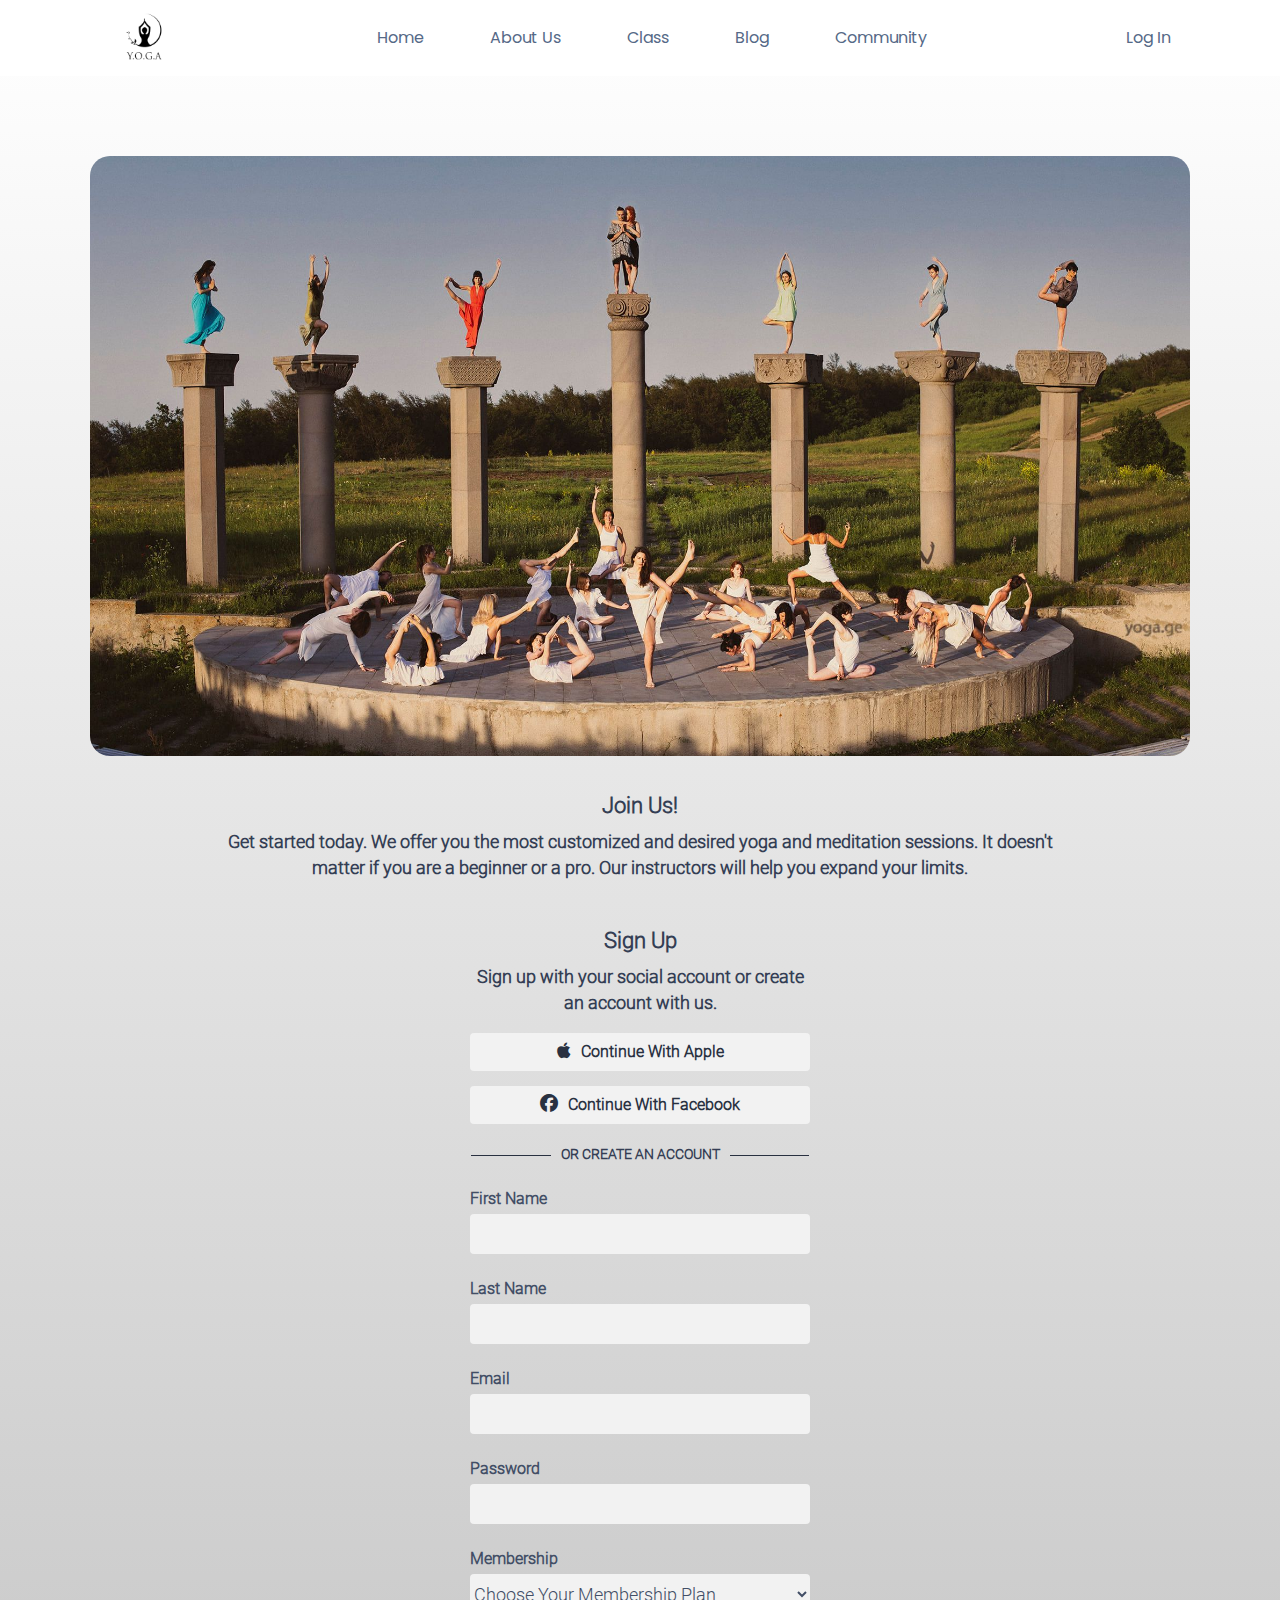
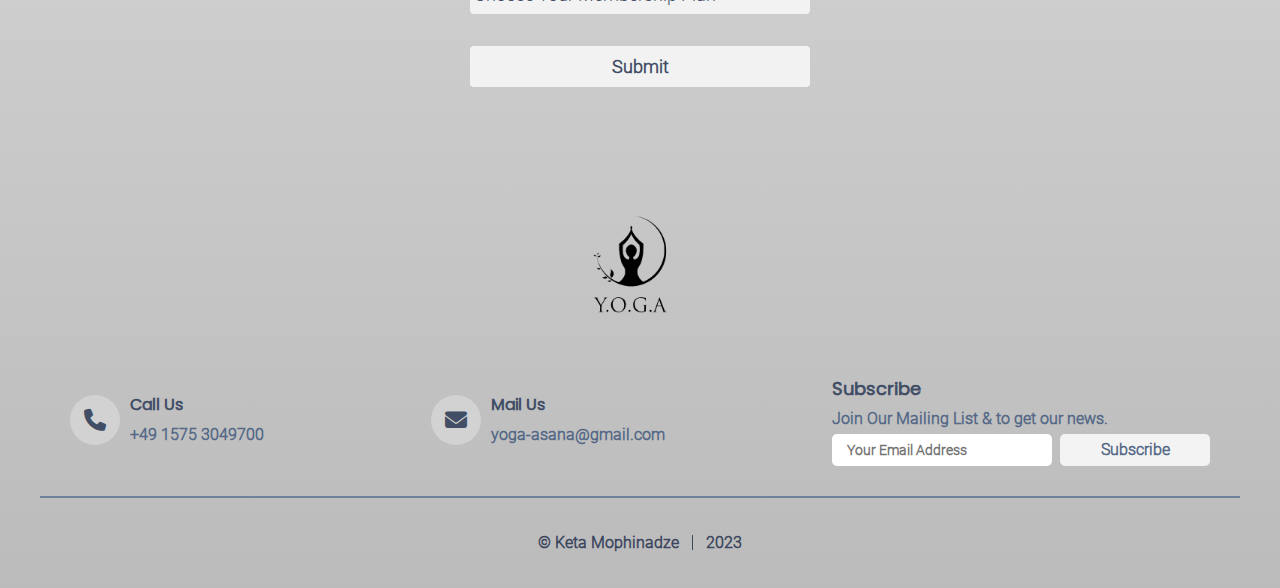
<file: community.html>
<!DOCTYPE html>
<html lang="en">
  <head>
    <meta charset="UTF-8" />
    <meta http-equiv="X-UA-Compatible" content="IE=edge" />
    <meta name="viewport" content="width=device-width, initial-scale=1.0" />
    <meta name="keywords" content="HTML, CSS, JavaScript" />
    <meta name="description" content="Online Yoga Web" />
    <meta name="author" content="Keta Mophinadze" />
    <!-- FB META TAGS -->
    <meta
      property="og:url"
      content="https://keta-mophinadze.github.io/Final-Project/"
    />
    <meta property="og:type" content="Yoga" />
    <meta property="og:title" content="Your Everyday Yoga" />
    <meta property="og:description" content="Join Our Yoga Commune" />
    <meta
      property="og:image"
      content="https://static9.depositphotos.com/1018782/1176/v/600/depositphotos_11765826-stock-illustration-yoga-poses.jpg"
    />
    <!-- FB META TAGS -->
    <title>Community</title>
    <link rel="icon" href="images/logo-white.png" />
    <link rel="stylesheet" href="styles/reset.css" />
    <link
      rel="stylesheet"
      href="https://cdnjs.cloudflare.com/ajax/libs/font-awesome/6.4.0/css/all.min.css"
    />
    <link rel="stylesheet" href="styles/style.css" />
    <link rel="stylesheet" href="styles/responsive.css" />
    <link rel="stylesheet" href="styles/fonts.css" />
  </head>

  <body class="background">
    <!-- HEADER -->
    <header class="header">
      <div class="header-container">
        <a href="index.html">
          <img class="yoga-logo" src="images/logo.png" alt="yoga-logo" />
        </a>
        <nav class="navigation" id="navBar">
          <ul class="ul-li-item flex poppins">
            <li class="home">
              <a class="a-item" href="index.html">Home</a>
            </li>
            <li class="about">
              <a class="a-item" href="aboutus.html">About Us</a>
            </li>
            <li class="classes">
              <a class="a-item" href="classes.html">Class</a>
            </li>
            <li class="blog">
              <a class="a-item" href="blog.html">Blog</a>
            </li>
            <li class="community">
              <a class="a-item" href="community.html">Community</a>
            </li>
          </ul>
        </nav>

        <div class="header-elements" id="burgerBar">
          <i class="fa-solid fa-bars"></i>
        </div>

        <div class="login-button">
          <button class="login-button poppins">Log In</button>
        </div>
      </div>
    </header>

    <!-- FIRST SECTION -->
    <div class="community-container">
      <div class="community-image"></div>
      <!-- FIRST SECTION -->

      <!-- SECOND SECTION -->
      <div class="join-us-text">
        <h2 class="roboto">Join Us&#33;</h2>
        <p class="roboto">
          Get started today. We offer you the most customized and desired yoga
          and meditation sessions. It doesn't matter if you are a beginner or a
          pro. Our instructors will help you expand your limits.
        </p>
      </div>

      <!-- SECOND SECTION -->

      <!-- THIRD SECTION -->
      <div class="community-text">
        <h3 class="roboto">Sign Up</h3>
        <p class="signup-text roboto">
          Sign up with your social account or create an account with us.
        </p>
        <div class="apple-div">
          <i class="fa-brands fa-apple"></i>
          <span class="roboto">Continue With Apple</span>
        </div>
        <div class="fb-div">
          <i class="fa-brands fa-facebook"></i>
          <span class="roboto">Continue With Facebook</span>
        </div>

        <p class="roboto account-text">OR CREATE AN ACCOUNT</p>
      </div>

      <div class="form-wrapper">
        <form class="form-element" action="">
          <label class="roboto label-item" for="myname">First Name</label>
          <input
            class="input-item"
            type="text"
            name="myname"
            id="myname"
            required
          />
          <label class="roboto label-item" for="mylastname">Last Name</label>
          <input
            class="input-item"
            type="text"
            name="mylastname"
            id="mylastname"
            required
          />
          <label class="roboto label-item" for="myemail">Email</label>
          <input
            class="input-item"
            type="email"
            name="myemail"
            id="myemail"
            required
          />
          <label class="roboto label-item" for="mypassword">Password</label>
          <input
            class="input-item"
            type="password"
            name="mypassword"
            id="mypassword"
            required
          />
          <label class="roboto label-item" for="membership-plan"
            >Membership</label
          >
          <select
            class="select-item roboto"
            name="membership-plan"
            id="membership-plan"
          >
            <option value="none" selected disabled hidden>
              Choose Your Membership Plan
            </option>
            <option class="roboto" value="monthly">Monthly</option>
            <option class="roboto" value="annual">Annual</option>
          </select>
        </form>
        <button class="roboto submit-button" type="submit">Submit</button>
      </div>
    </div>
    <!-- THIRD SECTION -->
    <footer>
      <div class="footer-container">
        <div class="footer-logo">
          <a href="index.html">
            <img class="footer-logo-yoga" src="images/logo.png" alt="logo" />
          </a>
        </div>

        <div class="footer-info">
          <div class="footer-left-side">
            <div class="contact-info-block">
              <div class="footer-icon">
                <i class="fa-solid fa-phone"></i>
              </div>
              <div class="footer-contact-info">
                <span class="poppins">Call Us</span>
                <a class="roboto a-item-footer" href="tel:+4915753049700"
                  >+49 1575 3049700</a
                >
              </div>
            </div>

            <div class="contact-info-block">
              <div class="footer-icon">
                <i class="fa-solid fa-envelope"></i>
              </div>
              <div class="footer-contact-info">
                <span class="poppins">Mail Us</span>
                <a
                  class="roboto a-item-footer"
                  href="mailto:yoga-asana@gmail.com"
                  >yoga-asana@gmail.com</a
                >
              </div>
            </div>

            <div class="subscribe">
              <h6 class="poppins">Subscribe</h6>
              <p class="roboto">Join Our Mailing List & to get our news.</p>
              <div>
                <form class="form-footer-block" action="">
                  <label for="email"></label>
                  <input
                    class="footer-email-input roboto"
                    type="email"
                    name="email"
                    id="email"
                    placeholder="Your Email Address"
                  />
                  <input
                    class="subscribe-button roboto"
                    type="button"
                    value="Subscribe"
                  />
                </form>
              </div>
            </div>
          </div>
        </div>

        <hr class="footer-line" />

        <div class="copyright">
          <p class="roboto">&#169; Keta Mophinadze</p>
          <div class="divider"></div>
          <p class="roboto">2023</p>
        </div>
      </div>
    </footer>

    <script src="script.js"></script>
  </body>
</html>
</file>
<file: styles/style.css>
.poppins {
    font-family: 'Poppins';
    font-style: normal;
}
.roboto {
    font-family: 'Roboto';
    font-style: normal;
}
.body-bg {
    background-image: -webkit-gradient(linear, left bottom, left top, from(rgb(233, 231, 231)), to(#FFFFFF));
    background-image: -o-linear-gradient(bottom, rgb(233, 231, 231), #FFFFFF);
    background-image: linear-gradient(0deg, rgb(233, 231, 231), #FFFFFF);
}
/* HEADER */
.header {
    padding-bottom: 5rem;
}
.header-container {
    display: -webkit-box;
    display: -ms-flexbox;
    display: flex;
    -ms-flex-pack: distribute;
        justify-content: space-around;
    -webkit-box-align: center;
        -ms-flex-align: center;
            align-items: center;
    background-color: #FFFFFF;
    width: 100%;
    z-index: 10;
    position: relative;
}
.yoga-logo {
    width: 6.875rem;
}
.ul-li-item {
    width: 34.375rem;
    font-weight: 500;
    font-size: 1rem;
    line-height: 1.5rem;
    color: #556987;
    cursor: pointer;
    display: -webkit-box;
    display: -ms-flexbox;
    display: flex;
    -webkit-box-pack: justify;
        -ms-flex-pack: justify;
            justify-content: space-between;
    -webkit-box-align: center;
        -ms-flex-align: center;
            align-items: center; 
}
.a-item {
    color: #556987;
}
.home:hover,
.about:hover,
.blog:hover,
.classes:hover,
.community:hover {
    border-bottom: 0.125rem solid #556987;
}
.login-button {
    cursor: pointer;
    border: none;
    background: #FFFFFF;
    color: #556987;
    width: 5.375rem;
    height: 2.25rem;
    font-weight: 500;
    font-size: 1rem;
    line-height: 1.5rem;
}
.login-button:hover {
    border-bottom: 0.125rem solid #556987;
}
.header-elements {
    position: absolute;
    top: 1.563rem;
    right: 2.5rem;
    cursor: pointer;
}
/* HEADER */

/* FIRST-SECTION */
.section01-container {
   max-width: 90rem;
   width: 100%;
   margin: 0 auto;
   padding: 0 3.125rem;
   display: -webkit-box;
   display: -ms-flexbox;
   display: flex;
   -webkit-box-pack: justify;
       -ms-flex-pack: justify;
           justify-content: space-between;
   -webkit-box-align: center;
       -ms-flex-align: center;
           align-items: center;
}
.right-side-block {
    max-width: 34.375rem;
    width: 100%;
}
.right-side-block h2, h1 {
    color: #2A3342;
    font-weight: 700;
    font-size: 2.5rem;
    line-height: 3.875rem;
    letter-spacing: -0.02em;
}
.right-side-block h1 {
    font-size: 3.75rem;
    margin: 0.625rem 0 1.688rem 0;
}
.right-side-block p {
    font-weight: 500;
    font-size: 1.25rem;
    line-height: 1.875rem;
    color: #556987;
}
.left-side-block {
   max-width: 43.75rem;
   width: 100%;
   border-radius: 0.938rem;
   cursor: pointer;
}
.left-side-block:hover {
    -webkit-box-shadow: 0 0 6px 1px #ccc;
            box-shadow: 0 0 6px 1px #ccc;
}
.hand-stand-image {
    width: 100%;
    border-radius: 0.938rem;
    display: block;
}
.fa-bars {
    font-size: 1.375rem;
    color: #556987;
    display: none;
}
.sign-up-button {
    width: 16.25rem;
    height: 3.125rem;
    border: 0.125rem solid #2A3342;
    border-radius: 0.375rem;
    cursor: pointer;
    -webkit-transition: all 0.25s;
    -o-transition: all 0.25s;
    transition: all 0.25s;
    margin-top: 1.563rem;
    font-weight: 500;
    font-size: 1rem;
    line-height: 1.25rem;
    color: #2A3342;
    background-color: #FFFFFF;
}
.sign-up-button:hover {
    color: #FFFFFF;
    background-color: #2A3342;
}
.sign-up-button:active {
    opacity: 0.8;
}
/* FIRST-SECTION */

/* SECOND SECTION */
.section02-container {
    max-width: 90rem;
    width: 100%;
    margin: 8.125rem auto;
}
.section02-title {
    text-align: center;
    max-width: 58.75rem;
    width: 100%;
    margin: 0 auto;
}
.section02-title h2 {
    color: #2A3342;
    font-weight: 700;
    font-size: 3.125rem;
    line-height: 3.875rem;
    letter-spacing: 0.25rem;
}
.section02-title p {
    font-weight: 500;
    font-size: 1.125rem;
    line-height: 1.875rem;
    color: #556987;
    margin: 0.938rem auto 4.063rem auto;
}
.yoga-styles-wrapper {
    max-width: 75rem;
    width: 100%;
    margin: 0 auto;
    display: -ms-grid;
    display: grid;
    -ms-grid-columns: auto auto auto auto;
    grid-template-columns: auto auto auto auto;
    -ms-flex-pack: distribute;
        justify-content: space-around;
    -webkit-box-align: center;
        -ms-flex-align: center;
            align-items: center;
    row-gap: 6.25rem;
}
.yoga-style {
    width: 12.188rem;
    height: 17.188rem;
    padding-top: 0.938rem;
    padding-left: 1.563rem;
    cursor: pointer;
    -webkit-transition: all 0.30s;
    -o-transition: all 0.30s;
    transition: all 0.30s;
    border-radius: 0.5rem;
}
.yoga-style:nth-child(1) {
    background-image: url(../images/meditation.jpg);
    background-size: contain;
    background-repeat: no-repeat;
    margin: 0 auto;
}
.yoga-style:nth-child(2) {
    background-image: url(../images/ashtanga-yoga.jpg);
    background-size: cover;
    background-position: center;
    background-repeat: no-repeat;
    margin: 0 auto;
}
.yoga-style:nth-child(3) {
    background-image: url(../images/hatha.jpg);
    background-size: cover;
    background-position: center;
    background-repeat: no-repeat;
    margin: 0 auto;
}
.yoga-style:nth-child(4) {
    background-image: url(../images/yin.png);
    background-size: cover;
    background-repeat: no-repeat;
    background-position: center;
    margin: 0 auto;
}
.yoga-style:nth-child(5) {
    background-image: url(../images/vinyasa.jpg);
    background-size: cover;
    background-repeat: no-repeat;
    background-position: center;
    margin: 0 auto;
}
.yoga-style:nth-child(6) {
    background-image: url(../images/prenatal.png);
    background-size: cover;
    background-repeat: no-repeat;
    margin: 0 auto;
}
.yoga-style:nth-child(7) {
    background-image: url(../images/partner.jpg);
    background-size: cover;
    background-repeat: no-repeat;
    background-position: center;
    margin: 0 auto;
}
.yoga-style:nth-child(8) {
    background-image: url(../images/restorative.jpg);
    background-size: cover;
    background-repeat: no-repeat;
    background-position: center;
    margin: 0 auto;
}
.yoga-style:hover {
    -webkit-transform: scale(1.3);
        -ms-transform: scale(1.3);
            transform: scale(1.3); 
}
.yoga-style h6 {
    color: #FFFFFF;
    font-weight: 500;
    font-size: 1rem;
    line-height: 1.75rem;
}
/* SECOND SECTION */

/* THIRD SECTION */
.section-container {
    max-width: 90rem;
    width: 100%;
    display: -webkit-box;
    display: -ms-flexbox;
    display: flex;
    -webkit-box-pack: justify;
        -ms-flex-pack: justify;
            justify-content: space-between;
    -webkit-box-align: center;
        -ms-flex-align: center;
            align-items: center;
    padding: 0 2rem;
    margin: 0 auto;
}
.right-side-div {
    max-width: 43.75rem;
    width: 100%;
}
.low-lunge-pose {
    width: 100%;
    border-radius: 0.625rem;
}
.left-side-div {
    max-width: 38.125rem;
    width: 100%;
    text-align: center;
}
.left-side-div h2 {
    color: #2A3342;
    font-weight: 700;
    font-size: 2.813rem;
    line-height: 3.875rem;
}
.left-side-div p {
    font-weight: 500;
    font-size: 1.25rem;
    line-height: 1.875rem;
    color: #556987;
    margin: 0.313rem 0 1.875rem 0;
}
.explore-button {
    width: 15rem;
    height: 3.125rem;
    border: 0.125rem solid #2A3342;
    color: #2A3342;
    background-color: #efefef;
    border-radius: 0.375rem;
    font-weight: 500;
    font-size: 1.125rem;
    line-height: 1.25rem;
    cursor: pointer;
    -webkit-transition: all 0.25s;
    -o-transition: all 0.25s;
    transition: all 0.25s;
}
.explore-button:hover {
    color: #ffffff;
    background-color: #2A3342;
}
.explore-button:active {
    opacity: 0.8;
}
/* THIRD SECTION */

/* CLASS */
.yoga-title {
    max-width: 59.375rem;
    width: 100%;
    text-align: center;
    margin: 0 auto 2.813rem auto;
    padding: 0 0.938rem;
}
.yoga-title h1 {
    font-weight: 700;
    font-size: 1.875rem;
    line-height: 2.75rem;
    color: #424e66;
    width: 90%;
    margin: 0 auto;
}
.yoga-session-wrapper {
    max-width: 90rem;
    width: 100%;
    margin: 0 auto;
    display: -ms-grid;
    display: grid;
    -ms-grid-columns: auto 5rem auto 5rem auto;
    grid-template-columns: auto auto auto;
    -webkit-box-pack: center;
        -ms-flex-pack: center;
            justify-content: center;
    gap: 5rem;
    padding: 0 2.5rem;
}
.yoga-session {
    width: 100%;
    -webkit-transition: 0.40s;
    -o-transition: 0.40s;
    transition: 0.40s;
    cursor: pointer;
    border-radius: 0.625rem;
}
.yoga-session:hover {
    -webkit-box-shadow: 0 0 30px 2px #ccc;
            box-shadow: 0 0 30px 2px #ccc;
}    
.beginner-yoga {
    background-image: url(../images/beginner-yoga.jpg);
    background-size: cover;
    background-repeat: no-repeat;
    background-position: top;
    padding: 13.125rem 0 0 0.938rem;
    border-radius: 0.625rem;
    max-width: 25rem;
    width: 100%;
    height: 15.625rem;
    margin: 0 auto;
}
.meditation-rest {
    background-image: url(../images/meditation-rest.jpg);
    background-size: cover;
    background-repeat: no-repeat;
    background-position: bottom;
    padding: 13.125rem 0 0 0.938rem;
    border-radius: 0.625rem;
    max-width: 25rem;
    width: 100%;
    height: 15.625rem;
    margin: 0 auto;
}
.morning-yoga {
    background-image: url(../images/morning-yoga.jpg);
    background-size: cover;
    background-repeat: no-repeat;
    background-position: top;
    padding: 13.125rem 0 0 0.938rem;
    border-radius: 0.625rem;
    max-width: 25rem;
    width: 100%;
    height: 15.625rem;
    margin: 0 auto;
}
.vinyasa-flow {
    background-image: url(../images/vinyasa-flow.jpg);
    background-size: cover;
    background-repeat: no-repeat;
    background-position: center;
    padding: 13.125rem 0 0 0.938rem;
    border-radius: 0.625rem;
    max-width: 25rem;
    width: 100%;
    height: 15.625rem;
    margin: 0 auto;
}
.stretch {
    background-image: url(../images/stretch.jpg);
    background-size: cover;
    background-repeat: no-repeat;
    background-position: 40% 10%;
    padding: 13.125rem 0 0 0.938rem;
    border-radius: 0.625rem;
    max-width: 25rem;
    width: 100%;
    height: 15.625rem;
    margin: 0 auto;

}
.ashtanga-yoga {
    background-image: url(../images/ashtanga.png);
    background-size: cover;
    background-repeat: no-repeat;
    background-position: bottom;
    padding: 13.125rem 0 0 0.938rem;
    border-radius: 0.625rem;
    max-width: 25rem;
    width: 100%;
    height: 15.625rem;
    margin: 0 auto;
}
.mind-body {
    background-image: url(../images/mind-body.jpg);
    background-size: cover;
    background-repeat: no-repeat;
    background-position: bottom;
    padding: 13.125rem 0 0 0.938rem;
    border-radius: 0.625rem;
    max-width: 25rem;
    width: 100%;
    height: 15.625rem;
    margin: 0 auto;
}
.restorative {
    background-image: url(../images/restorative-yoga.jpg);
    background-size: cover;
    background-repeat: no-repeat;
    background-position: center;
    padding: 13.125rem 0 0 0.938rem;
    border-radius: 0.625rem;
    max-width: 25rem;
    width: 100%;
    height: 15.625rem;
    margin: 0 auto;
}
.better-sleep {
    background-image: url(../images/better-sleep.jpg);
    background-size: cover;
    background-repeat: no-repeat;
    background-position: center;
    padding: 13.125rem 0 0 0.938rem;
    border-radius: 0.625rem;
    max-width: 25rem;
    width: 100%;
    height: 15.625rem;
    margin: 0 auto;
}
.yin-ritual {
    background-image: url(../images/yin-ritual.jpg);
    background-size: cover;
    background-repeat: no-repeat;
    background-position: 10% 17%;
    padding: 13.125rem 0 0 0.938rem;
    border-radius: 0.625rem;
    max-width: 25rem;
    width: 100%;
    height: 15.625rem;
    margin: 0 auto;
}
.flexibility {
    background-image: url(../images/flexibility.jpg);
    background-size: cover;
    background-repeat: no-repeat;
    background-position: center;
    padding: 13.125rem 0 0 0.938rem;
    border-radius: 0.625rem;
    max-width: 25rem;
    width: 100%;
    height: 15.625rem;
    margin: 0 auto;
}
.release {
    background-image: url(../images/release.jpg);
    background-size: cover;
    background-repeat: no-repeat;
    padding: 13.125rem 0 0 0.938rem;
    border-radius: 0.625rem;
    max-width: 25rem;
    width: 100%;
    height: 15.625rem;
    margin: 0 auto;
}
.duration {
    width: 3.75rem;
    height: 1.563rem;
    background-color: #000000;
    color: #FFFFFF;
    font-weight: 500;
    font-size: 0.75rem;
    line-height: 1.5rem;
    display: -webkit-box;
    display: -ms-flexbox;
    display: flex;
    -webkit-box-pack: center;
        -ms-flex-pack: center;
            justify-content: center;
    -webkit-box-align: center;
        -ms-flex-align: center;
            align-items: center;
    border-radius: 0.188rem;
    opacity: 0.7;
}
.block-title {
    font-weight: 700;
    font-size: 1.5rem;
    line-height: 2rem;
    color: #2A3342;
    text-align: center;
    margin: 0.938rem 0;
}
.paragraph {
    font-weight: 500;
    font-size: 1rem;
    line-height: 1.5rem;
    color: #556987;
    width: 95%;
    margin: 0 auto;
}
.section03-text {
    padding-bottom: 0.938rem;
}
/* CLASS */

/* FOURTH SECTION */
.section04-container {
    max-width: 90rem;
    width: 100%;
    margin: 6.25rem auto 0 auto;
    display: -webkit-box;
    display: -ms-flexbox;
    display: flex;
    -ms-flex-pack: distribute;
        justify-content: space-around;
    -webkit-box-align: center;
        -ms-flex-align: center;
            align-items: center;
    padding: 4.375rem;
}
.section04-block {
    text-align: center;
    max-width: 34.375rem;
    width: 100%;
}
.section04-block h2 {
    color: #293242;
    font-weight: 700;
    font-size: 2.625rem;
    line-height: 3.875rem;
}
.section04-block p,
.price {
    font-weight: 500;
    font-size: 1.5rem;
    line-height: 1.875rem;
    color: #3c4d66;
    margin: 0 auto;
}
.line {
    height: 13.75rem;
    border: 1px solid #465a79;
}
/* FOURTH SECTION */

/* COMMUNITY */
.background {
    background-image: -webkit-gradient(linear, left bottom, left top, from(rgb(187, 187, 187)), to(rgb(255, 255, 255)));
    background-image: -o-linear-gradient(bottom, rgb(187, 187, 187), rgb(255, 255, 255));
    background-image: linear-gradient(0deg, rgb(187, 187, 187), rgb(255, 255, 255));
}
.community-container {
    padding: 0 1.25rem;
}
.community-image {
    max-width: 68.75rem;
    width: 100%;
    height: 37.5rem;
    background-image: url(../images/group-of-people.jpg);
    background-size: cover;
    background-repeat: no-repeat;
    background-position: center;
    margin: 0 auto;
    border-radius: 1.25rem;
}
.join-us-text {
    text-align: center;
    margin: 2.188rem auto 2.813rem auto;
}
.join-us-text h2 {
    font-weight: 700;
    font-size: 1.375rem;
    line-height: 1.875rem;
    color: #343e54;
    margin-bottom: 0.5rem;
}
.join-us-text p {
    font-weight: 700;
    font-size: 1.125rem;
    line-height: 1.625rem;
    color: #343e54;
    width: 70%;
    margin: 0 auto;
}
.form-wrapper {
    max-width: 21.25rem;
    width: 100%;
    margin: 0 auto;
}
.form-element {
   display: -webkit-box;
   display: -ms-flexbox;
   display: flex;
   -webkit-box-orient: vertical;
   -webkit-box-direction: normal;
       -ms-flex-direction: column;
           flex-direction: column;
    max-width: 21.25rem;
    width: 100%;
    outline: none;
}
.label-item {
    font-weight: 700;
    font-size: 1rem;
    line-height: 1.875rem;
    color: #424e66;
}
.input-item,
.select-item {
    height: 2.5rem;
    border: none;
    border-radius: 0.25rem;
    outline: none;
    color: #424e66;
    font-size: 1.125rem;
    margin-bottom: 1.25rem;
    background-color: #F2F2F2;
}
.community-text {
    max-width: 37.5rem;
    width: 100%;
    margin: 1.563rem auto 0 auto;
    text-align: center;
}
.community-text h3 {
    font-weight: 700;
    font-size: 1.375rem;
    line-height: 1.875rem;
    color: #343e54;
}
.signup-text {
    font-weight: 700;
    font-size: 1.125rem;
    line-height: 1.625rem;
    color: #343e54;
    max-width: 21.25rem;
    width: 100%;
    margin: 0.5rem auto 1.063rem auto;
}
.apple-div,
.fb-div {
    max-width: 21.25rem;
    width: 100%;
    background-color: #F2F2F2;
    margin: 0 auto;
    font-weight: 700;
    font-size: 1rem;
    line-height: 1.625rem;
    color: #293141;
    padding: 0.375rem 0;
    border-radius: 0.25rem;
    cursor: pointer;
}
.fb-div {
    margin-top: 0.938rem;
}
.apple-div:hover,
.fb-div:hover {
    background-color: #e6e6e6;
}
.fa-apple,
.fa-facebook {
    margin-right: 0.375rem;
    font-size: 1.125rem;
}
.account-text {
    overflow: hidden;
    text-align: center;
    font-weight: 700;
    font-size: 0.875rem;
    line-height: 1.5rem;
    color: #343e54;
    margin: 1.125rem 0;
}
.account-text:before,
.account-text:after {
    background-color: #293141;
    content: "";
    display: inline-block;
    height: 1px;
    position: relative;
    vertical-align: middle;
    width: 13.2%;
}
.account-text:before {
    right: 0.625rem;
    margin-left: -50%;
}
.account-text:after {
    left: 0.625rem;
    margin-right: -50%;
}
.submit-button {
    font-weight: 900;
    font-size: 1.125rem;
    line-height: 1.625rem;
    color: #424e66;
    background-color: #F2F2F2;
    max-width: 21.25rem;
    width: 100%;
    height: 2.563rem;
    border: none;
    border-radius: 0.25rem;
    margin-top: 0.75rem;
    cursor: pointer;
}
.submit-button:hover {
    background-color: #e6e6e6;
}
/* COMMUNITY */


/* BLOG */
.blog-title {
    text-align: center;
    max-width: 59.375rem;
    width: 100%;
    margin: 0 auto;
    padding: 0 1.25rem;
}
.blog-title h2 {
    font-weight: 700;
    font-size: 1.75rem;
    line-height: 2.25rem;
    color: #424e66;
}
.blog-title p {
    font-weight: 700;
    font-size: 1.25rem;
    line-height: 2rem;
    color: #424e66;
    margin: 0.938rem 0 2.625rem 0;
}
.blog-container {
    max-width: 90rem;
    width: 100%;
    margin: 0 auto;
    padding-bottom: 7.188rem;
}
.blog-articles {
    max-width: 90rem;
    width: 100%;
    margin: 0 auto;
    display: -ms-grid;
    display: grid;
    -ms-grid-columns: auto 4.375rem auto 4.375rem auto;
    grid-template-columns: auto auto auto;
    gap: 4.375rem;
    padding: 0 3.75rem;
}
.article-bg {
    max-width: 23.125rem;
    width: 100%;
    height: 18.75rem;
    border-radius: 0.438rem;
    background-image: url(../images/blog0.jpg);
    background-repeat: no-repeat;
    background-size: cover;
    background-position: 50% 20%;
}
.hatha-blog {
    background-image: url(../images/blog1.jpg);
    background-repeat: no-repeat;
    background-size: cover;
}
.diet-blog {
    background-image: url(../images/blog7.jpg);
    background-repeat: no-repeat;
    background-size: cover;
    background-position: 40% 30%;
}
.ashtanga-blog {
    background-image: url(../images/blog2.jpg);
    background-repeat: no-repeat;
    background-size: cover;
    background-position: bottom;
}
.kundalini-blog {
    background-image: url(../images/blog3.jpg);
    background-repeat: no-repeat;
    background-size: cover;
}
.yin-blog {
    background-image: url(../images/blog4.jpg);
    background-repeat: no-repeat;
    background-size: cover;
    background-position: 50% 25%;
}
.meditation-blog {
    background-image: url(../images/blog5.jpg);
    background-repeat: no-repeat;
    background-size: cover;
    background-position: 50% 20%;
}
.mind-blog {
    background-image: url(../images/blog6.jpg);
    background-repeat: no-repeat;
    background-size: cover;
    background-position: 60% 10%;
}
.playlist-blog {
    background-image: url(../images/blog8.jpg);
    background-repeat: no-repeat;
    background-size: cover;
    background-position: 30% 10%;
}
.article-p {
    display: none;
}
.article:hover .article-p {
    display: block;
}
.article:hover {
    -webkit-transform: scale(1.1);
        -ms-transform: scale(1.1);
            transform: scale(1.1);
    z-index: 1; 
    border-radius: 0.625rem 0.625rem 0 0;
}
.article {
    max-width: 23.125rem;
    width: 100%;
    margin: 0 auto;
    cursor: pointer;
    -webkit-transition: all 0.20s;
    -o-transition: all 0.20s;
    transition: all 0.20s;
    position: relative;
    background-color: #FFFFFF;
    border-radius: 0.625rem; 
}
.article-title h2 {
    text-align: center;
    font-weight: 700;
    font-size: 1.25rem;
    line-height: 1.625rem;
    color: #2e374b;
    margin: 0.563rem 0 0.75rem 0;
}
.article-p {
    font-weight: 700;
    font-size: 1rem;
    line-height: 1.625rem;
    color: #343e54;
    position: absolute;
    background-color: #FFFFFF;
    padding: 0 0.938rem 0.625rem 0.938rem;
    border-radius: 0px 0px 0.625rem 0.625rem;
}
/* BLOG */

/* ABOUT US */
.aboutus-title {
    max-width: 68.75rem;
    width: 100%;
    margin: 0 auto;
    text-align: center;
    margin-bottom: 6.875rem;
}
.aboutus-title h1 {
    color: #2A3342;
    font-weight: 700;
    font-size: 1.875rem;
    line-height: 3.625rem;
    margin-bottom: 0.313rem;
}
.aboutus-title p {
    font-weight: 500;
    font-size: 1.188rem;
    line-height: 1.875rem;
    color: #3c4d66;
    width: 90%;
    margin: 0 auto;
}
.aboutus-wrapper {
    max-width: 90rem;
    width: 100%;
    margin: 0 auto;
    padding: 0 1.875rem;
}
.aboutus-block {
    max-width: 65.625rem;
    width: 100%;
    margin: 0 auto;
    display: -webkit-box;
    display: -ms-flexbox;
    display: flex;
    -webkit-box-pack: justify;
        -ms-flex-pack: justify;
            justify-content: space-between;
    -webkit-box-align: center;
        -ms-flex-align: center;
            align-items: center;
    margin-bottom: 4.375rem;
}
.aboutus-left-side {
    max-width: 18.75rem;
    width: 100%;
    height: 31.25rem;
    background-image: url(../images/keta.png);
    background-size: cover;
    background-repeat: no-repeat;
    background-position: center;
    border-radius: 0.313rem;
}
.aboutus-left-erin {
    max-width: 18.75rem;
    width: 100%;
    height: 31.25rem;
    background-image: url(../images/erin.jpeg);
    background-size: cover;
    background-repeat: no-repeat;
    border-radius: 0.313rem;
}
.aboutus-left-kayoko {
    max-width: 18.75rem;
    width: 100%;
    height: 31.25rem;
    background-image: url(../images/kayoko.jpg);
    background-size: cover;
    background-repeat: no-repeat;
    background-position: 75% 50%;
    border-radius: 0.313rem;
}
.info {
    text-align: center;
    margin-top: 26.125rem;
    color: #FFFFFF;
    background-color: #2A3342;
    opacity: 0.8;
}
.info h6 {
    font-weight: 700;
    font-size: 1.25rem;
    line-height: 1.75rem;
    margin-bottom: 0.438rem;
}
.info p {
    font-weight: 500;
    font-size: 1.063rem;
    line-height: 1.75rem;
}
.aboutus-right-side {
    max-width: 40.625rem;
    width: 100%;
}
.aboutus-right-title h2 {
    color: #2A3342;
    font-weight: 700;
    font-size: 1.375rem;
    line-height: 3rem;
    margin-bottom: 0.313rem;
}
.aboutus-right-side p {
    font-weight: 500;
    font-size: 1.188rem;
    line-height: 1.875rem;
    color: #3c4d66;
}
.info-details {
    margin-top: 0.75rem;
    max-width: 18.125rem;
    width: 100%;
}
.info-details span {
    font-size: 1rem;
    line-height: 1.875rem;
    color: #3c4d66;
}
.fa-location-dot {
    margin-right: 0.313rem;
    color: #2A3342;
}
.icon {
    width: 3.75rem;
    display: -webkit-box;
    display: -ms-flexbox;
    display: flex;
    -webkit-box-pack: justify;
        -ms-flex-pack: justify;
            justify-content: space-between;
    -webkit-box-align: center;
        -ms-flex-align: center;
            align-items: center;
    margin-top: 0.938rem;
}
.spotify-icon,
.insta-icon {
    color: #2A3342;
    font-size: 1.188rem;
}
.aboutus-section-container {
    max-width: 90rem;
    width: 100%;
    margin: 7.5rem auto 0 auto;
    padding: 0 1.875rem;
}
.aboutus-background-image {
    background-image: url(../images/community.jpg);
    max-width: 62.5rem;
    width: 100%;
    height: 37.5rem;
    background-repeat: no-repeat;
    background-size: cover;
    background-position: bottom;
    margin: 0 auto;
    border-radius: 0.5rem;
}
.aboutus-text {
    text-align: center;
    font-weight: 700;
    font-size: 1.625rem;
    line-height: 2.625rem;
    color: #2e374b;
}
.aboutus-text h2 {
    margin: 1.25rem 0 0.5rem 0;
}
.aboutus-signup {
    font-weight: 700;
    font-size: 1.125rem;
    line-height: 2rem;
    width: 7.5rem;
    border: none;
    border-radius: 0.25rem;
    color: #556987;
    background-color: #f9f9f9;
    cursor: pointer;
}
.aboutus-signup:hover {
    background-color: #556987;
    color: #f7f7f7;

}
/* ABOUT US */

/* FOOTER */
.footer-container {
    max-width: 75rem;
    width: 100%;
    margin: 6.25rem auto 0 auto;
}
.footer-logo-yoga {
    width: 14.375rem;
}
.footer-logo {
    margin: 0 auto 1.875rem auto;
    width: 15.625rem;
}
.footer-line {
    border: 0.063rem solid #70819b;
    margin: 1.875rem 0;
}
.footer-icon {
    background-color: #d2d2d2;
    color: #424e66;
    width: 3.125rem;
    height: 3.125rem;
    display: -webkit-box;
    display: -ms-flexbox;
    display: flex;
    -webkit-box-pack: center;
        -ms-flex-pack: center;
            justify-content: center;
    -webkit-box-align: center;
        -ms-flex-align: center;
            align-items: center;
    font-size: 1.375rem;
    border-radius: 50%;
    margin-right: 0.625rem;
}
.footer-left-side {
    display: -webkit-box;
    display: -ms-flexbox;
    display: flex;
    -webkit-box-pack: justify;
        -ms-flex-pack: justify;
            justify-content: space-between;
    -webkit-box-align: center;
        -ms-flex-align: center;
            align-items: center;
    padding: 0 1.875rem;
}
.contact-info-block {
    max-width: 15.625rem;
    display: -webkit-box;
    display: -ms-flexbox;
    display: flex;
    -webkit-box-align: center;
        -ms-flex-align: center;
            align-items: center;
}
.footer-contact-info {
    display: -webkit-box;
    display: -ms-flexbox;
    display: flex;
    -webkit-box-orient: vertical;
    -webkit-box-direction: normal;
        -ms-flex-direction: column;
            flex-direction: column;
}
.footer-contact-info span,
.a-item-footer {
    font-weight: 700;
    font-size: 1rem;
    line-height: 1.875rem;
    color: #424e66;
}
.a-item-footer {
    color: #556987;
}
.subscribe h6 {
    font-weight: 700;
    font-size: 1.125rem;
    line-height: 1.875rem;
    color: #424e66;
}
.subscribe p {
    font-weight: 700;
    font-size: 1rem;
    line-height: 1.875rem;
    color: #556987;
}
.footer-email-input {
    border: none;
    outline: none;
    width: 13.75rem;
    height: 2rem;
    border-radius: 0.313rem;
    font-weight: 700;
    font-size: 0.875rem;
    line-height: 1.25rem;
    color: #556987;
    padding-left: 0.938rem;
}
.subscribe-button {
    width: 9.375rem;
    height: 2rem;
    font-weight: 700;
    font-size: 1rem;
    line-height: 1.875rem;
    color: #556987;
    border-radius: 0.313rem;
    border: none;
    background-color: #f3f3f3;
    cursor: pointer;
    margin-left: 0.5rem;
}
.subscribe-button:hover {
    background-color: #556987;
    color: #f3f3f3;
}
.form-footer-block {
    display: -webkit-box;
    display: -ms-flexbox;
    display: flex;
    -webkit-box-align: center;
        -ms-flex-align: center;
            align-items: center;
}
.divider {
    border-left: 0.063rem solid #3c475e;
    height: 0.938rem;
    margin: 0 0.813rem;
}
.copyright {
    display: -webkit-box;
    display: -ms-flexbox;
    display: flex;
    -webkit-box-pack: center;
        -ms-flex-pack: center;
            justify-content: center;
    -webkit-box-align: center;
        -ms-flex-align: center;
            align-items: center;
    margin-bottom: 1.875rem;
}
.copyright p {
    font-weight: 700;
    font-size: 1rem;
    line-height: 1.875rem;
    color: #3c475e;
}
/* FOOTER */
</file>
<file: styles/responsive.css>
@media (max-width: 1024px) {
    .section01-container {
        -webkit-box-orient: vertical;
        -webkit-box-direction: reverse;
            -ms-flex-direction: column-reverse;
                flex-direction: column-reverse;
    }
    .right-side-block {
        width: 90%;
        text-align: center;
        margin: 2.5rem auto 0 auto;
    }
    .section01-container {
        padding: 0 1.25rem;
    }
    .yoga-styles-wrapper {
        grid-template-columns: repeat(auto-fill, minmax(300px, 1fr));  
        -webkit-box-pack: center;  
            -ms-flex-pack: center;  
                justify-content: center;
    }
    .section02-title p {
        width: 90%;
    }
    .yoga-session-wrapper {
        grid-template-columns: repeat(auto-fill, minmax(300px, 1fr)); 
    }
    .section-container {
        -webkit-box-orient: vertical;
        -webkit-box-direction: normal;
            -ms-flex-direction: column;
                flex-direction: column;
    }
    .right-side-div {
        margin-bottom: 2.5rem;
    }
    .community-image {
        height: 31.25rem;
    }
    .line {
        display: none;
    }
    .section04-container {
        -webkit-box-orient: vertical;
        -webkit-box-direction: normal;
            -ms-flex-direction: column;
                flex-direction: column;
    }
    .section04-block {
        margin-bottom: 3.75rem;
    }
    .blog-articles {
        grid-template-columns: repeat(auto-fill, minmax(300px, 1fr)); 
    }
    .aboutus-block {
        -webkit-box-orient: vertical;
        -webkit-box-direction: normal;
            -ms-flex-direction: column;
                flex-direction: column;
    } 
    .aboutus-right-title {
        text-align: center;
        margin: 0.938rem 0 0.5rem 0;
    }
    .footer-left-side {
        -ms-flex-wrap: wrap;
            flex-wrap: wrap;
        gap: 2.188rem;
    }
    .aboutus-background-image {
        height: 34.375rem;
    } 
}


@media (max-width: 768px) {
    .left-side-block {
        width: 98%;
    }
    .fa-bars {
        display: inline-block;
        margin-left: 1.875rem;
    }
    .left-side-block {
        margin: 0 auto;
    }
    .paragraph {
        text-align: center;
        width: 80%;
    }
    .community-image {
        height: 25rem;
    }
    .blog-articles {
        grid-template-columns: repeat(auto-fill, minmax(350px, 1fr)); 
    }
    .navigation {
        display: none;
    }
    .navigation.navActive {
        display: block;
    }
    .header-container {
        -webkit-box-orient: vertical;
        -webkit-box-direction: normal;
            -ms-flex-direction: column;
                flex-direction: column;
        -webkit-box-pack: start;
            -ms-flex-pack: start;
                justify-content: flex-start;
        -webkit-box-align: start;
            -ms-flex-align: start;
                align-items: flex-start;
    }
    .ul-li-item {
        -webkit-box-orient: vertical;
        -webkit-box-direction: normal;
            -ms-flex-direction: column;
                flex-direction: column;
        -webkit-box-pack: start;
            -ms-flex-pack: start;
                justify-content: flex-start;
        -webkit-box-align: start;
            -ms-flex-align: start;
                align-items: flex-start;
        margin-left: 1.875rem;
    }
    .login-button {
        margin-left: 0.313rem; 
    }
    .login-button:hover {
        border-bottom: none;
    }
    .footer-left-side {
        padding: 0 5rem;
    }
    .aboutus-background-image {
        height: 28.125rem;
    }
    .join-us-text p {
        width: 90%;
    }
}

@media (max-width: 480px) {
    .right-side-block h2 {
        font-size: 2rem;
    }
    .right-side-block h1 {
        font-size: 2.5rem;
    }
    .fa-bars {
        margin-left: 0.75rem;
    }
    .section02-title h2 {
        font-size: 2rem;
    }
    .left-side-div h2 {
        font-size: 2.188rem;
    }
    .community-image {
        height: 18.75rem;
    }
    .section04-block h2 {
        font-size: 2rem;
    }
    .blog-articles {
        padding: 0;
    }
    .article {
        width: 19.375rem;
    }
    .blog-container {
        padding-bottom: 21.25rem;
    }
    .form-footer-block {
        -webkit-box-orient: vertical;
        -webkit-box-direction: normal;
            -ms-flex-direction: column;
                flex-direction: column;
        -webkit-box-align: start;
            -ms-flex-align: start;
                align-items: flex-start;
    }
    .subscribe-button {
        margin: 0.625rem 0 0 0;
    }
    .copyright {
        padding: 0 1.563rem;
    }
    .aboutus-background-image {
        height: 18.75rem;
    }
    .aboutus-text h2 {
        font-size: 1.375rem;
    }
    .mind-blog {
        background-position: 80% 10%;
    }
}

@media (max-width: 375px) {
    .community-image {
        height: 12.5rem;
    }
    .blog-articles {
        gap: 8.125rem;
    }
    .article {
        width: 16.25rem;
    }
    .aboutus-background-image {
        height: 13.75rem;
    }
    .aboutus-title h1 {
        font-size: 1.625rem;
    }
    .aboutus-title p {
        font-size: 1.063rem;
    }
}
</file>
<file: styles/fonts.css>
@font-face {
    font-family: 'Poppins';
    src: url('../fonts/');
    src: url('../fonts/?#iefix') format('embedded-opentype'),
        url('../fonts/Poppins-Regular.woff2') format('woff2'),
        url('../fonts/Poppins-Regular.woff') format('woff'),
        url('../fonts/Poppins-Regular.ttf') format('truetype'),
        url('../fonts/Poppins-Regular.svg#Poppins-Regular') format('svg');
    font-weight: normal;
    font-style: normal;
    font-display: swap;
}
@font-face {
    font-family: 'Roboto';
    src: url('../fonts/');
    src: url('../fonts/?#iefix') format('embedded-opentype'),
        url('../fonts/Roboto-Light.woff2') format('woff2'),
        url('../fonts/Roboto-Light.woff') format('woff'),
        url('../fonts/Roboto-Light.ttf') format('truetype'),
        url('../fonts/Roboto-Light.svg#Roboto-Light') format('svg');
    font-weight: 300;
    font-style: normal;
    font-display: swap;
}
</file>
